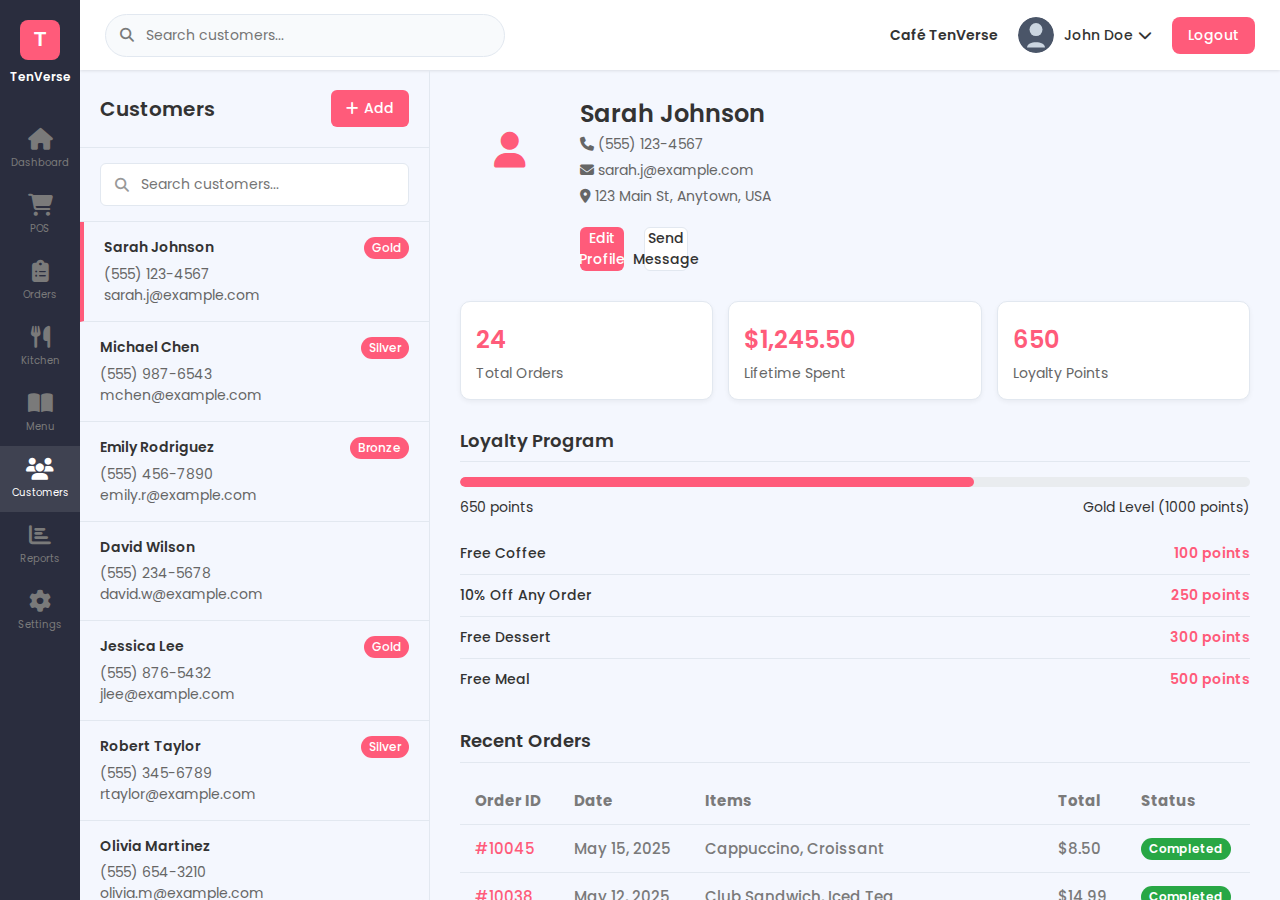
<file: customers.html>
<!DOCTYPE html>
<html lang="en">
<head>
    <meta charset="UTF-8">
    <meta name="viewport" content="width=device-width, initial-scale=1.0">
    <title>Customer Management - TenVerse POS</title>
    <link rel="stylesheet" href="css/styles.css">
    <link rel="stylesheet" href="css/responsive.css">
    <link rel="stylesheet" href="css/pos.css">
    <link rel="stylesheet" href="css/toast.css">
    <link rel="stylesheet" href="css/customers.css">
    <link rel="stylesheet" href="https://cdnjs.cloudflare.com/ajax/libs/font-awesome/6.4.0/css/all.min.css">
    <link href="https://fonts.googleapis.com/css2?family=Poppins:wght@300;400;500;600;700&display=swap" rel="stylesheet">
    <style>
        /* Customer Management Specific Styles */
        .customer-container {
            display: grid;
            grid-template-columns: 350px 1fr;
            height: calc(100vh - 70px);
            overflow: hidden;
            width: 100%;
        }
        
        .customer-list {
            border-right: 1px solid var(--border-color);
            overflow-y: auto;
            background-color: var(--bg-light);
        }
        
        .customer-list-header {
            padding: 20px;
            border-bottom: 1px solid var(--border-color);
            display: flex;
            justify-content: space-between;
            align-items: center;
        }
        
        .customer-list-header h2 {
            font-size: 20px;
            margin: 0;
        }
        
        .customer-search {
            padding: 15px 20px;
            border-bottom: 1px solid var(--border-color);
            position: relative;
        }
        
        .customer-search input {
            width: 100%;
            padding: 10px 15px 10px 40px;
            border: 1px solid var(--border-color);
            border-radius: 6px;
            font-size: 14px;
        }
        
        .customer-search i {
            position: absolute;
            left: 35px;
            top: 50%;
            transform: translateY(-50%);
            color: #999;
        }
        
        .customer-item {
            padding: 15px 20px;
            border-bottom: 1px solid var(--border-color);
            cursor: pointer;
            transition: background-color 0.2s ease;
        }
        
        .customer-item:hover {
            background-color: rgba(0, 0, 0, 0.03);
        }
        
        .customer-item.active {
            background-color: var(--primary-color-light);
            border-left: 4px solid var(--primary-color);
        }
        
        .customer-name {
            font-weight: 600;
            margin-bottom: 5px;
            display: flex;
            justify-content: space-between;
        }
        
        .customer-phone {
            color: #666;
            font-size: 14px;
        }
        
        .customer-email {
            color: #666;
            font-size: 14px;
        }
        
        .customer-loyalty {
            display: inline-block;
            padding: 2px 8px;
            border-radius: 20px;
            font-size: 12px;
            font-weight: 500;
            background-color: var(--primary-color);
            color: white;
        }
        
        .customer-details {
            padding: 30px;
            overflow-y: auto;
            height: 100%;
            width: 100%;
            box-sizing: border-box;
        }
        
        .customer-profile {
            display: flex;
            align-items: flex-start;
            margin-bottom: 30px;
        }
        
        .customer-avatar {
            width: 100px;
            height: 100px;
            border-radius: 50%;
            background-color: var(--primary-color-light);
            display: flex;
            align-items: center;
            justify-content: center;
            margin-right: 20px;
            font-size: 36px;
            color: var(--primary-color);
        }
        
        .customer-info {
            flex: 1;
        }
        
        .customer-info h2 {
            margin: 0 0 5px 0;
            font-size: 24px;
        }
        
        .customer-contact {
            margin-bottom: 20px;
        }
        
        .customer-contact p {
            margin: 5px 0;
            color: #666;
        }
        
        .customer-stats {
            display: grid;
            grid-template-columns: repeat(3, 1fr);
            gap: 15px;
            margin-bottom: 30px;
        }
        
        .stat-card {
            background-color: white;
            border-radius: 10px;
            padding: 15px;
            box-shadow: 0 2px 5px rgba(0, 0, 0, 0.05);
            border: 1px solid var(--border-color);
        }
        
        .stat-value {
            font-size: 24px;
            font-weight: 600;
            color: var(--primary-color);
            margin: 5px 0;
        }
        
        .stat-label {
            color: #666;
            font-size: 14px;
        }
        
        .section-title {
            font-size: 18px;
            margin: 0 0 15px 0;
            padding-bottom: 10px;
            border-bottom: 1px solid var(--border-color);
        }
        
        .order-history {
            margin-bottom: 30px;
        }
        
        .order-table {
            width: 100%;
            border-collapse: collapse;
        }
        
        .order-table th {
            text-align: left;
            padding: 12px 15px;
            background-color: var(--bg-light);
            border-bottom: 1px solid var(--border-color);
        }
        
        .order-table td {
            padding: 12px 15px;
            border-bottom: 1px solid var(--border-color);
        }
        
        .order-id {
            font-weight: 500;
            color: var(--primary-color);
        }
        
        .order-status {
            display: inline-block;
            padding: 2px 8px;
            border-radius: 20px;
            font-size: 12px;
            font-weight: 500;
        }
        
        .order-status.completed {
            background-color: #28a745;
            color: white;
        }
        
        .order-status.paid {
            background-color: #17a2b8;
            color: white;
        }
        
        .order-status.placed {
            background-color: #ffc107;
            color: #212529;
        }
        
        .loyalty-section {
            margin-bottom: 30px;
        }
        
        .loyalty-progress {
            height: 10px;
            background-color: #e9ecef;
            border-radius: 5px;
            margin-bottom: 10px;
            overflow: hidden;
        }
        
        .loyalty-bar {
            height: 100%;
            background-color: var(--primary-color);
            border-radius: 5px;
            width: 65%; /* Example progress */
        }
        
        .loyalty-details {
            display: flex;
            justify-content: space-between;
            font-size: 14px;
        }
        
        .loyalty-rewards {
            margin-top: 15px;
        }
        
        .reward-item {
            display: flex;
            justify-content: space-between;
            padding: 10px 0;
            border-bottom: 1px solid var(--border-color);
        }
        
        .reward-item:last-child {
            border-bottom: none;
        }
        
        .reward-name {
            font-weight: 500;
        }
        
        .reward-points {
            color: var(--primary-color);
            font-weight: 600;
        }
        
        .notes-section {
            margin-bottom: 30px;
        }
        
        .notes-content {
            background-color: white;
            border: 1px solid var(--border-color);
            border-radius: 8px;
            padding: 15px;
            min-height: 100px;
        }
        
        .action-buttons {
            display: flex;
            gap: 10px;
        }
        
        .action-btn {
            padding: 10px 15px;
            border-radius: 6px;
            font-weight: 500;
            cursor: pointer;
            transition: all 0.2s ease;
        }
        
        .primary-btn {
            background-color: var(--primary-color);
            color: white;
            border: none;
        }
        
        .primary-btn:hover {
            background-color: var(--primary-dark);
        }
        
        .secondary-btn {
            background-color: white;
            color: #333;
            border: 1px solid var(--border-color);
        }
        
        .secondary-btn:hover {
            background-color: var(--bg-light);
        }
        
        .empty-state {
            display: flex;
            flex-direction: column;
            align-items: center;
            justify-content: center;
            height: 100%;
            color: #999;
            text-align: center;
            padding: 20px;
        }
        
        .empty-state i {
            font-size: 48px;
            margin-bottom: 15px;
            color: #ddd;
        }
        
        .empty-state h3 {
            margin: 0 0 10px 0;
            font-size: 18px;
            color: #666;
        }
        
        .empty-state p {
            margin: 0;
            font-size: 14px;
        }
        
        .add-customer-btn {
            background-color: var(--primary-color);
            color: white;
            border: none;
            padding: 8px 15px;
            border-radius: 6px;
            cursor: pointer;
            font-weight: 500;
            display: flex;
            align-items: center;
            gap: 5px;
        }
        
        .add-customer-btn:hover {
            background-color: var(--primary-dark);
        }
        
        /* Responsive adjustments */
        @media (max-width: 768px) {
            .customer-container {
                grid-template-columns: 1fr;
            }
            
            .customer-list {
                display: none;
            }
            
            .customer-list.active {
                display: block;
                position: fixed;
                top: 70px;
                left: 0;
                width: 100%;
                height: calc(100vh - 70px);
                z-index: 100;
            }
            
            .customer-stats {
                grid-template-columns: 1fr;
            }
        }
    </style>
</head>
<body>
    <div class="app-container">
        <!-- Sidebar -->
        <aside class="sidebar">
            <div class="logo">
                <img src="assets/logo.svg" alt="TenVerse POS">
                <span class="logo-text">TenVerse</span>
            </div>
            <nav class="sidebar-menu">
                <a href="index.html" class="menu-item">
                    <i class="fas fa-home"></i>
                    <span>Dashboard</span>
                </a>
                <a href="pos.html" class="menu-item">
                    <i class="fas fa-shopping-cart"></i>
                    <span>POS</span>
                </a>
                <a href="orders.html" class="menu-item">
                    <i class="fas fa-clipboard-list"></i>
                    <span>Orders</span>
                </a>
                <a href="kds.html" class="menu-item">
                    <i class="fas fa-utensils"></i>
                    <span>Kitchen</span>
                </a>
                <a href="menu-dashboard.html" class="menu-item">
                    <i class="fas fa-book-open"></i>
                    <span>Menu</span>
                </a>
                <a href="customers.html" class="menu-item active">
                    <i class="fas fa-users"></i>
                    <span>Customers</span>
                </a>
                <a href="#" class="menu-item">
                    <i class="fas fa-chart-bar"></i>
                    <span>Reports</span>
                </a>
                <a href="#" class="menu-item">
                    <i class="fas fa-cog"></i>
                    <span>Settings</span>
                </a>
            </nav>
        </aside>

        <!-- Main Content -->
        <main class="main-content">
            <!-- Header -->
            <header class="header">
                <div class="search-container">
                    <i class="fas fa-search"></i>
                    <input type="text" placeholder="Search customers...">
                </div>
                <div class="user-actions">
                    <span class="store-name">Café TenVerse</span>
                    <div class="user-profile">
                        <img src="assets/avatar.svg" alt="User Avatar">
                        <div class="user-dropdown">
                            <span class="username">John Doe</span>
                            <i class="fas fa-chevron-down"></i>
                        </div>
                    </div>
                    <button class="logout-btn">Logout</button>
                </div>
            </header>

            <!-- Customer Management Content -->
            <div class="customer-container">
                <!-- Customer List -->
                <div class="customer-list">
                    <div class="customer-list-header">
                        <h2>Customers</h2>
                        <button class="add-customer-btn">
                            <i class="fas fa-plus"></i> Add
                        </button>
                    </div>
                    <div class="customer-search">
                        <i class="fas fa-search"></i>
                        <input type="text" placeholder="Search customers...">
                    </div>
                    <div class="customer-items">
                        <!-- Sample customer items -->
                        <div class="customer-item active">
                            <div class="customer-name">
                                <span>Sarah Johnson</span>
                                <span class="customer-loyalty">Gold</span>
                            </div>
                            <div class="customer-phone">(555) 123-4567</div>
                            <div class="customer-email">sarah.j@example.com</div>
                        </div>
                        <div class="customer-item">
                            <div class="customer-name">
                                <span>Michael Chen</span>
                                <span class="customer-loyalty">Silver</span>
                            </div>
                            <div class="customer-phone">(555) 987-6543</div>
                            <div class="customer-email">mchen@example.com</div>
                        </div>
                        <div class="customer-item">
                            <div class="customer-name">
                                <span>Emily Rodriguez</span>
                                <span class="customer-loyalty">Bronze</span>
                            </div>
                            <div class="customer-phone">(555) 456-7890</div>
                            <div class="customer-email">emily.r@example.com</div>
                        </div>
                        <div class="customer-item">
                            <div class="customer-name">
                                <span>David Wilson</span>
                            </div>
                            <div class="customer-phone">(555) 234-5678</div>
                            <div class="customer-email">david.w@example.com</div>
                        </div>
                        <div class="customer-item">
                            <div class="customer-name">
                                <span>Jessica Lee</span>
                                <span class="customer-loyalty">Gold</span>
                            </div>
                            <div class="customer-phone">(555) 876-5432</div>
                            <div class="customer-email">jlee@example.com</div>
                        </div>
                        <div class="customer-item">
                            <div class="customer-name">
                                <span>Robert Taylor</span>
                                <span class="customer-loyalty">Silver</span>
                            </div>
                            <div class="customer-phone">(555) 345-6789</div>
                            <div class="customer-email">rtaylor@example.com</div>
                        </div>
                        <div class="customer-item">
                            <div class="customer-name">
                                <span>Olivia Martinez</span>
                            </div>
                            <div class="customer-phone">(555) 654-3210</div>
                            <div class="customer-email">olivia.m@example.com</div>
                        </div>
                    </div>
                </div>

                <!-- Customer Details -->
                <div class="customer-details">
                    <div class="customer-profile">
                        <div class="customer-avatar">
                            <i class="fas fa-user"></i>
                        </div>
                        <div class="customer-info">
                            <h2>Sarah Johnson</h2>
                            <div class="customer-contact">
                                <p><i class="fas fa-phone"></i> (555) 123-4567</p>
                                <p><i class="fas fa-envelope"></i> sarah.j@example.com</p>
                                <p><i class="fas fa-map-marker-alt"></i> 123 Main St, Anytown, USA</p>
                            </div>
                            <div class="action-buttons">
                                <button class="action-btn primary-btn">Edit Profile</button>
                                <button class="action-btn secondary-btn">Send Message</button>
                            </div>
                        </div>
                    </div>

                    <div class="customer-stats">
                        <div class="stat-card">
                            <div class="stat-value">24</div>
                            <div class="stat-label">Total Orders</div>
                        </div>
                        <div class="stat-card">
                            <div class="stat-value">$1,245.50</div>
                            <div class="stat-label">Lifetime Spent</div>
                        </div>
                        <div class="stat-card">
                            <div class="stat-value">650</div>
                            <div class="stat-label">Loyalty Points</div>
                        </div>
                    </div>

                    <div class="loyalty-section">
                        <h3 class="section-title">Loyalty Program</h3>
                        <div class="loyalty-progress">
                            <div class="loyalty-bar"></div>
                        </div>
                        <div class="loyalty-details">
                            <span>650 points</span>
                            <span>Gold Level (1000 points)</span>
                        </div>
                        <div class="loyalty-rewards">
                            <div class="reward-item">
                                <span class="reward-name">Free Coffee</span>
                                <span class="reward-points">100 points</span>
                            </div>
                            <div class="reward-item">
                                <span class="reward-name">10% Off Any Order</span>
                                <span class="reward-points">250 points</span>
                            </div>
                            <div class="reward-item">
                                <span class="reward-name">Free Dessert</span>
                                <span class="reward-points">300 points</span>
                            </div>
                            <div class="reward-item">
                                <span class="reward-name">Free Meal</span>
                                <span class="reward-points">500 points</span>
                            </div>
                        </div>
                    </div>

                    <div class="order-history">
                        <h3 class="section-title">Recent Orders</h3>
                        <table class="order-table">
                            <thead>
                                <tr>
                                    <th>Order ID</th>
                                    <th>Date</th>
                                    <th>Items</th>
                                    <th>Total</th>
                                    <th>Status</th>
                                </tr>
                            </thead>
                            <tbody>
                                <tr>
                                    <td class="order-id">#10045</td>
                                    <td>May 15, 2025</td>
                                    <td>Cappuccino, Croissant</td>
                                    <td>$8.50</td>
                                    <td><span class="order-status completed">Completed</span></td>
                                </tr>
                                <tr>
                                    <td class="order-id">#10038</td>
                                    <td>May 12, 2025</td>
                                    <td>Club Sandwich, Iced Tea</td>
                                    <td>$14.99</td>
                                    <td><span class="order-status completed">Completed</span></td>
                                </tr>
                                <tr>
                                    <td class="order-id">#10027</td>
                                    <td>May 8, 2025</td>
                                    <td>Pasta Primavera, Garlic Bread, Tiramisu</td>
                                    <td>$26.75</td>
                                    <td><span class="order-status completed">Completed</span></td>
                                </tr>
                                <tr>
                                    <td class="order-id">#10019</td>
                                    <td>May 3, 2025</td>
                                    <td>Chicken Caesar Salad, Sparkling Water</td>
                                    <td>$15.25</td>
                                    <td><span class="order-status completed">Completed</span></td>
                                </tr>
                            </tbody>
                        </table>
                    </div>

                    <div class="notes-section">
                        <h3 class="section-title">Customer Notes</h3>
                        <div class="notes-content">
                            <p>Prefers soy milk in coffee drinks. Allergic to nuts. Usually visits during lunch hours on weekdays. Frequent weekend brunch customer.</p>
                        </div>
                    </div>
                </div>
            </div>
        </main>
    </div>

    <!-- Add/Edit Customer Modal -->
    <div class="modal" id="customerModal">
        <div class="modal-content">
            <div class="modal-header">
                <h2 id="customerModalTitle">Add Customer</h2>
                <button class="close-modal">&times;</button>
            </div>
            <div class="modal-body">
                <form id="customerForm">
                    <div class="form-group">
                        <label for="customerName">Full Name <span class="required">*</span></label>
                        <input type="text" id="customerName" name="customerName" required>
                    </div>
                    <div class="form-row">
                        <div class="form-group">
                            <label for="customerPhone">Phone Number</label>
                            <input type="tel" id="customerPhone" name="customerPhone">
                        </div>
                        <div class="form-group">
                            <label for="customerEmail">Email</label>
                            <input type="email" id="customerEmail" name="customerEmail">
                        </div>
                    </div>
                    <div class="form-group">
                        <label for="customerAddress">Address</label>
                        <textarea id="customerAddress" name="customerAddress" rows="2"></textarea>
                    </div>
                    <div class="form-group">
                        <label for="customerNotes">Notes</label>
                        <textarea id="customerNotes" name="customerNotes" rows="3"></textarea>
                    </div>
                    <div class="form-actions">
                        <button type="submit" class="btn-primary">Save Customer</button>
                        <button type="button" class="btn-secondary" id="cancelCustomerBtn">Cancel</button>
                    </div>
                </form>
            </div>
        </div>
    </div>

    <script src="js/app.js"></script>
    <script>
        // Basic functionality for the customers page
        document.addEventListener('DOMContentLoaded', function() {
            // Customer item click handling
            const customerItems = document.querySelectorAll('.customer-item');
            customerItems.forEach(item => {
                item.addEventListener('click', function() {
                    // Remove active class from all items
                    customerItems.forEach(i => i.classList.remove('active'));
                    // Add active class to clicked item
                    this.classList.add('active');
                    
                    // In a real app, this would load the customer details
                    // For now, we'll just show a toast message
                    showToast('Customer details loaded');
                });
            });
            
            // Add Customer button
            const addCustomerBtn = document.querySelector('.add-customer-btn');
            if (addCustomerBtn) {
                addCustomerBtn.addEventListener('click', function() {
                    // In a real app, this would open the customer modal
                    showToast('Add customer functionality would open here');
                });
            }
            
            // Simple toast notification function
            function showToast(message) {
                // Create toast element if it doesn't exist
                let toast = document.querySelector('.toast');
                
                if (!toast) {
                    toast = document.createElement('div');
                    toast.className = 'toast';
                    document.body.appendChild(toast);
                    
                    // Add styles if not already added
                    if (!document.querySelector('style#toast-styles')) {
                        const style = document.createElement('style');
                        style.id = 'toast-styles';
                        style.textContent = `
                            .toast {
                                position: fixed;
                                bottom: 20px;
                                left: 50%;
                                transform: translateX(-50%);
                                background-color: rgba(0, 0, 0, 0.8);
                                color: white;
                                padding: 10px 20px;
                                border-radius: 5px;
                                z-index: 9999;
                                transition: opacity 0.3s;
                                opacity: 0;
                            }
                            .toast.show {
                                opacity: 1;
                            }
                        `;
                        document.head.appendChild(style);
                    }
                }
                
                // Set message and show toast
                toast.textContent = message;
                toast.classList.add('show');
                
                // Hide toast after 3 seconds
                setTimeout(() => {
                    toast.classList.remove('show');
                }, 3000);
            }
        });
    </script>
</body>
</html>
</file>
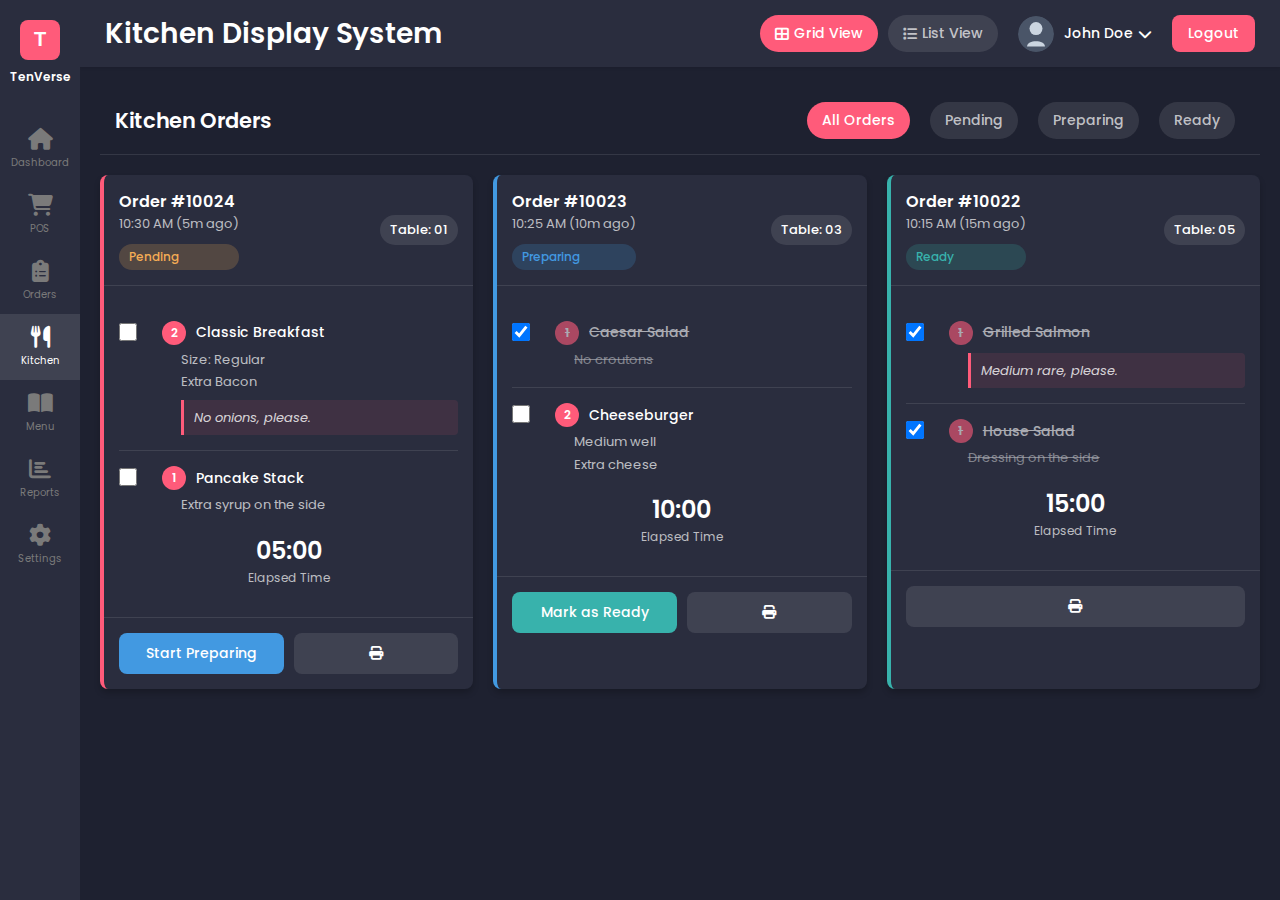
<file: kds.html>
<!DOCTYPE html>
<html lang="en">
<head>
    <meta charset="UTF-8">
    <meta name="viewport" content="width=device-width, initial-scale=1.0">
    <title>Kitchen Display System - TenVerse POS</title>
    <link rel="stylesheet" href="css/styles.css">
    <link rel="stylesheet" href="css/responsive.css">
    <link rel="stylesheet" href="css/kds.css">
    <link rel="stylesheet" href="css/toast.css">
    <link rel="stylesheet" href="https://cdnjs.cloudflare.com/ajax/libs/font-awesome/6.4.0/css/all.min.css">
    <link href="https://fonts.googleapis.com/css2?family=Poppins:wght@300;400;500;600;700&display=swap" rel="stylesheet">
    <style>
        /* Direct overrides for KDS page */
        body {
            background-color: #1E2130;
            color: #fff;
        }
        .app-container {
            grid-template-columns: 80px 1fr !important;
        }
        .header {
            background-color: #2A2D3E;
            color: #fff;
        }
        .kds-container {
            padding: 20px;
            height: calc(100vh - 70px);
            overflow-y: auto;
        }
        .kds-header {
            display: flex;
            justify-content: space-between;
            align-items: center;
            margin-bottom: 20px;
        }
        .kds-filters {
            display: flex;
            gap: 10px;
        }
        .filter-btn {
            padding: 8px 15px;
            background-color: rgba(255, 255, 255, 0.1);
            border-radius: 20px;
            font-weight: 500;
            color: rgba(255, 255, 255, 0.7);
            transition: all 0.3s;
        }
        .filter-btn.active, .filter-btn:hover {
            background-color: var(--primary-color);
            color: var(--white);
        }
        .kds-grid {
            display: grid;
            grid-template-columns: repeat(auto-fill, minmax(350px, 1fr));
            gap: 20px;
        }
        .kds-card {
            background-color: #2A2D3E;
            border-radius: var(--radius-md);
            box-shadow: 0 4px 6px rgba(0, 0, 0, 0.2);
            overflow: hidden;
            transition: all 0.3s;
            border-left: 4px solid var(--primary-color);
        }
        .kds-card.preparing {
            border-left-color: #4299E1;
        }
        .kds-card.ready {
            border-left-color: var(--success-color);
        }
        .kds-header {
            padding: 15px;
            border-bottom: 1px solid rgba(255, 255, 255, 0.1);
            display: flex;
            justify-content: space-between;
            align-items: center;
        }
        .kds-order-info {
            display: flex;
            flex-direction: column;
        }
        .kds-order-number {
            font-weight: 600;
            font-size: 16px;
            color: #fff;
        }
        .kds-order-time {
            color: rgba(255, 255, 255, 0.7);
            font-size: 13px;
        }
        .kds-table {
            background-color: rgba(255, 255, 255, 0.1);
            padding: 5px 10px;
            border-radius: 20px;
            font-size: 13px;
            font-weight: 500;
        }
        .kds-status {
            padding: 4px 10px;
            border-radius: 20px;
            font-size: 12px;
            font-weight: 500;
            margin-top: 10px;
            display: inline-block;
        }
        .status-pending {
            background-color: rgba(246, 173, 85, 0.2);
            color: var(--warning-color);
        }
        .status-preparing {
            background-color: rgba(66, 153, 225, 0.2);
            color: #4299E1;
        }
        .status-ready {
            background-color: rgba(56, 178, 172, 0.2);
            color: var(--success-color);
        }
        .kds-body {
            padding: 15px;
        }
        .kds-items {
            margin-bottom: 15px;
        }
        .kds-item {
            display: flex;
            align-items: flex-start;
            margin-bottom: 15px;
            padding-bottom: 15px;
            border-bottom: 1px solid rgba(255, 255, 255, 0.1);
        }
        .kds-item:last-child {
            margin-bottom: 0;
            padding-bottom: 0;
            border-bottom: none;
        }
        .item-check {
            margin-right: 10px;
            margin-top: 2px;
        }
        .item-check input {
            width: 18px;
            height: 18px;
            cursor: pointer;
        }
        .item-details {
            flex: 1;
        }
        .item-name {
            display: flex;
            align-items: center;
            font-weight: 500;
            margin-bottom: 5px;
        }
        .item-quantity {
            background-color: var(--primary-color);
            color: white;
            width: 24px;
            height: 24px;
            border-radius: 50%;
            display: flex;
            align-items: center;
            justify-content: center;
            font-size: 12px;
            margin-right: 10px;
            font-weight: 600;
        }
        .item-options {
            font-size: 13px;
            color: rgba(255, 255, 255, 0.7);
            margin-left: 34px;
        }
        .item-option {
            margin-bottom: 3px;
        }
        .item-special {
            background-color: rgba(255, 91, 122, 0.1);
            border-left: 3px solid var(--primary-color);
            padding: 8px 10px;
            margin-top: 8px;
            margin-left: 34px;
            font-style: italic;
            color: rgba(255, 255, 255, 0.8);
            font-size: 13px;
            border-radius: 0 4px 4px 0;
        }
        .kds-actions {
            padding: 15px;
            display: flex;
            gap: 10px;
            border-top: 1px solid rgba(255, 255, 255, 0.1);
        }
        .kds-timer {
            margin-bottom: 15px;
            text-align: center;
        }
        .timer-value {
            font-size: 24px;
            font-weight: 600;
            color: #fff;
        }
        .timer-label {
            font-size: 12px;
            color: rgba(255, 255, 255, 0.7);
        }
        .kds-btn {
            flex: 1;
            padding: 10px;
            border-radius: var(--radius-md);
            font-weight: 500;
            text-align: center;
            transition: all 0.3s;
        }
        .start-btn {
            background-color: #4299E1;
            color: var(--white);
        }
        .start-btn:hover {
            background-color: #3182CE;
        }
        .ready-btn {
            background-color: var(--success-color);
            color: var(--white);
        }
        .ready-btn:hover {
            background-color: #2C9A94;
        }
        .print-btn {
            background-color: rgba(255, 255, 255, 0.1);
            color: #fff;
        }
        .print-btn:hover {
            background-color: rgba(255, 255, 255, 0.2);
        }
        .checked-item .item-name,
        .checked-item .item-options {
            text-decoration: line-through;
            opacity: 0.6;
        }
        /* KDS View Toggle */
        .view-toggle {
            display: flex;
            gap: 10px;
        }
        .view-btn {
            padding: 8px 15px;
            background-color: rgba(255, 255, 255, 0.1);
            border-radius: 20px;
            font-weight: 500;
            color: rgba(255, 255, 255, 0.7);
            transition: all 0.3s;
            display: flex;
            align-items: center;
            gap: 5px;
        }
        .view-btn.active, .view-btn:hover {
            background-color: var(--primary-color);
            color: var(--white);
        }
        /* KDS List View */
        .kds-list {
            display: none;
        }
        .kds-list.active {
            display: block;
        }
        .kds-list-header {
            display: grid;
            grid-template-columns: 100px 100px 1fr 150px 150px;
            gap: 15px;
            padding: 10px 15px;
            background-color: #2A2D3E;
            border-radius: var(--radius-md) var(--radius-md) 0 0;
            font-weight: 500;
        }
        .kds-list-body {
            margin-top: 10px;
        }
        .kds-list-item {
            display: grid;
            grid-template-columns: 100px 100px 1fr 150px 150px;
            gap: 15px;
            padding: 15px;
            background-color: #2A2D3E;
            border-radius: var(--radius-md);
            margin-bottom: 10px;
            align-items: center;
        }
        .kds-list-order {
            font-weight: 600;
        }
        .kds-list-items {
            font-size: 13px;
        }
        .kds-list-item-count {
            background-color: var(--primary-color);
            color: white;
            width: 20px;
            height: 20px;
            border-radius: 50%;
            display: inline-flex;
            align-items: center;
            justify-content: center;
            font-size: 11px;
            margin-right: 5px;
        }
        .kds-list-actions {
            display: flex;
            gap: 5px;
        }
        .kds-list-btn {
            padding: 5px 10px;
            border-radius: var(--radius-sm);
            font-size: 12px;
            font-weight: 500;
            transition: all 0.3s;
        }
        /* KDS Grid */
        .kds-grid {
            display: grid;
            grid-template-columns: repeat(auto-fill, minmax(350px, 1fr));
            gap: 20px;
        }
        .kds-grid.active {
            display: grid;
        }
        .kds-grid:not(.active) {
            display: none;
        }
    </style>
</head>
<body>
    <div class="app-container">
        <!-- Sidebar -->
        <aside class="sidebar">
            <div class="logo">
                <img src="assets/logo.svg" alt="TenVerse POS">
                <span class="logo-text">TenVerse</span>
            </div>
            <nav class="sidebar-menu">
                <a href="index.html" class="menu-item">
                    <i class="fas fa-home"></i>
                    <span>Dashboard</span>
                </a>
                <a href="pos.html" class="menu-item">
                    <i class="fas fa-shopping-cart"></i>
                    <span>POS</span>
                </a>
                <a href="orders.html" class="menu-item">
                    <i class="fas fa-clipboard-list"></i>
                    <span>Orders</span>
                </a>
                <a href="kds.html" class="menu-item active">
                    <i class="fas fa-utensils"></i>
                    <span>Kitchen</span>
                </a>
                <a href="menu-dashboard.html" class="menu-item">
                    <i class="fas fa-book-open"></i>
                    <span>Menu</span>
                </a>
                <a href="#" class="menu-item">
                    <i class="fas fa-chart-bar"></i>
                    <span>Reports</span>
                </a>
                <a href="#" class="menu-item">
                    <i class="fas fa-cog"></i>
                    <span>Settings</span>
                </a>
            </nav>
        </aside>

        <!-- Main Content -->
        <main class="main-content">
            <!-- Header -->
            <header class="header">
                <h1>Kitchen Display System</h1>
                <div class="user-actions">
                    <div class="view-toggle">
                        <button class="view-btn active" data-view="grid">
                            <i class="fas fa-th-large"></i>
                            <span>Grid View</span>
                        </button>
                        <button class="view-btn" data-view="list">
                            <i class="fas fa-list"></i>
                            <span>List View</span>
                        </button>
                    </div>
                    <div class="user-profile">
                        <img src="assets/avatar.svg" alt="User Avatar">
                        <div class="user-dropdown">
                            <span class="username">John Doe</span>
                            <i class="fas fa-chevron-down"></i>
                        </div>
                    </div>
                    <button class="logout-btn">Logout</button>
                </div>
            </header>

            <!-- KDS Container -->
            <div class="kds-container">
                <div class="kds-header">
                    <h2>Kitchen Orders</h2>
                    <div class="kds-filters">
                        <button class="filter-btn active" data-filter="all">All Orders</button>
                        <button class="filter-btn" data-filter="pending">Pending</button>
                        <button class="filter-btn" data-filter="preparing">Preparing</button>
                        <button class="filter-btn" data-filter="ready">Ready</button>
                    </div>
                </div>
                
                <!-- Grid View -->
                <div class="kds-grid active" id="kdsGrid">
                    <!-- Orders will be populated dynamically -->
                    <!-- Example order card -->
                    <div class="kds-card" data-order-id="10024" data-status="pending">
                        <div class="kds-header">
                            <div class="kds-order-info">
                                <div class="kds-order-number">Order #10024</div>
                                <div class="kds-order-time">10:30 AM (5m ago)</div>
                                <div class="kds-status status-pending">Pending</div>
                            </div>
                            <div class="kds-table">Table: 01</div>
                        </div>
                        <div class="kds-body">
                            <div class="kds-items">
                                <div class="kds-item">
                                    <div class="item-check">
                                        <input type="checkbox" id="item-10024-1">
                                    </div>
                                    <div class="item-details">
                                        <label for="item-10024-1" class="item-name">
                                            <span class="item-quantity">2</span>
                                            <span>Classic Breakfast</span>
                                        </label>
                                        <div class="item-options">
                                            <div class="item-option">Size: Regular</div>
                                            <div class="item-option">Extra: Bacon</div>
                                        </div>
                                        <div class="item-special">No onions, please.</div>
                                    </div>
                                </div>
                                <div class="kds-item">
                                    <div class="item-check">
                                        <input type="checkbox" id="item-10024-2">
                                    </div>
                                    <div class="item-details">
                                        <label for="item-10024-2" class="item-name">
                                            <span class="item-quantity">1</span>
                                            <span>Pancake Stack</span>
                                        </label>
                                        <div class="item-options">
                                            <div class="item-option">Extra syrup on the side</div>
                                        </div>
                                    </div>
                                </div>
                            </div>
                            <div class="kds-timer">
                                <div class="timer-value">05:00</div>
                                <div class="timer-label">Elapsed Time</div>
                            </div>
                        </div>
                        <div class="kds-actions">
                            <button class="kds-btn start-btn" data-order-id="10024">Start Preparing</button>
                            <button class="kds-btn print-btn" data-order-id="10024"><i class="fas fa-print"></i></button>
                        </div>
                    </div>
                    
                    <!-- Example preparing order -->
                    <div class="kds-card preparing" data-order-id="10023" data-status="preparing">
                        <div class="kds-header">
                            <div class="kds-order-info">
                                <div class="kds-order-number">Order #10023</div>
                                <div class="kds-order-time">10:25 AM (10m ago)</div>
                                <div class="kds-status status-preparing">Preparing</div>
                            </div>
                            <div class="kds-table">Table: 03</div>
                        </div>
                        <div class="kds-body">
                            <div class="kds-items">
                                <div class="kds-item checked-item">
                                    <div class="item-check">
                                        <input type="checkbox" id="item-10023-1" checked>
                                    </div>
                                    <div class="item-details">
                                        <label for="item-10023-1" class="item-name">
                                            <span class="item-quantity">1</span>
                                            <span>Caesar Salad</span>
                                        </label>
                                        <div class="item-options">
                                            <div class="item-option">No croutons</div>
                                        </div>
                                    </div>
                                </div>
                                <div class="kds-item">
                                    <div class="item-check">
                                        <input type="checkbox" id="item-10023-2">
                                    </div>
                                    <div class="item-details">
                                        <label for="item-10023-2" class="item-name">
                                            <span class="item-quantity">2</span>
                                            <span>Cheeseburger</span>
                                        </label>
                                        <div class="item-options">
                                            <div class="item-option">Medium well</div>
                                            <div class="item-option">Extra cheese</div>
                                        </div>
                                    </div>
                                </div>
                            </div>
                            <div class="kds-timer">
                                <div class="timer-value">10:00</div>
                                <div class="timer-label">Elapsed Time</div>
                            </div>
                        </div>
                        <div class="kds-actions">
                            <button class="kds-btn ready-btn" data-order-id="10023">Mark as Ready</button>
                            <button class="kds-btn print-btn" data-order-id="10023"><i class="fas fa-print"></i></button>
                        </div>
                    </div>
                    
                    <!-- More order cards will be generated by JavaScript -->
                </div>
                
                <!-- List View -->
                <div class="kds-list" id="kdsList">
                    <div class="kds-list-header">
                        <div>Order #</div>
                        <div>Table</div>
                        <div>Items</div>
                        <div>Time</div>
                        <div>Actions</div>
                    </div>
                    <div class="kds-list-body">
                        <!-- List items will be populated dynamically -->
                        <div class="kds-list-item" data-order-id="10024" data-status="pending">
                            <div class="kds-list-order">Order #10024</div>
                            <div class="kds-list-table">Table 01</div>
                            <div class="kds-list-items">
                                <span class="kds-list-item-count">2</span>Classic Breakfast, 
                                <span class="kds-list-item-count">1</span>Pancake Stack
                            </div>
                            <div class="kds-list-time">10:30 AM (5m ago)</div>
                            <div class="kds-list-actions">
                                <button class="kds-list-btn start-btn" data-order-id="10024">Start</button>
                                <button class="kds-list-btn print-btn" data-order-id="10024"><i class="fas fa-print"></i></button>
                            </div>
                        </div>
                        <div class="kds-list-item" data-order-id="10023" data-status="preparing">
                            <div class="kds-list-order">Order #10023</div>
                            <div class="kds-list-table">Table 03</div>
                            <div class="kds-list-items">
                                <span class="kds-list-item-count">1</span>Caesar Salad, 
                                <span class="kds-list-item-count">2</span>Cheeseburger
                            </div>
                            <div class="kds-list-time">10:25 AM (10m ago)</div>
                            <div class="kds-list-actions">
                                <button class="kds-list-btn ready-btn" data-order-id="10023">Ready</button>
                                <button class="kds-list-btn print-btn" data-order-id="10023"><i class="fas fa-print"></i></button>
                            </div>
                        </div>
                        <!-- More list items will be generated by JavaScript -->
                    </div>
                </div>
            </div>
        </main>
    </div>

    <script src="js/app.js"></script>
    <script src="js/kds.js"></script>
</body>
</html>
</file>
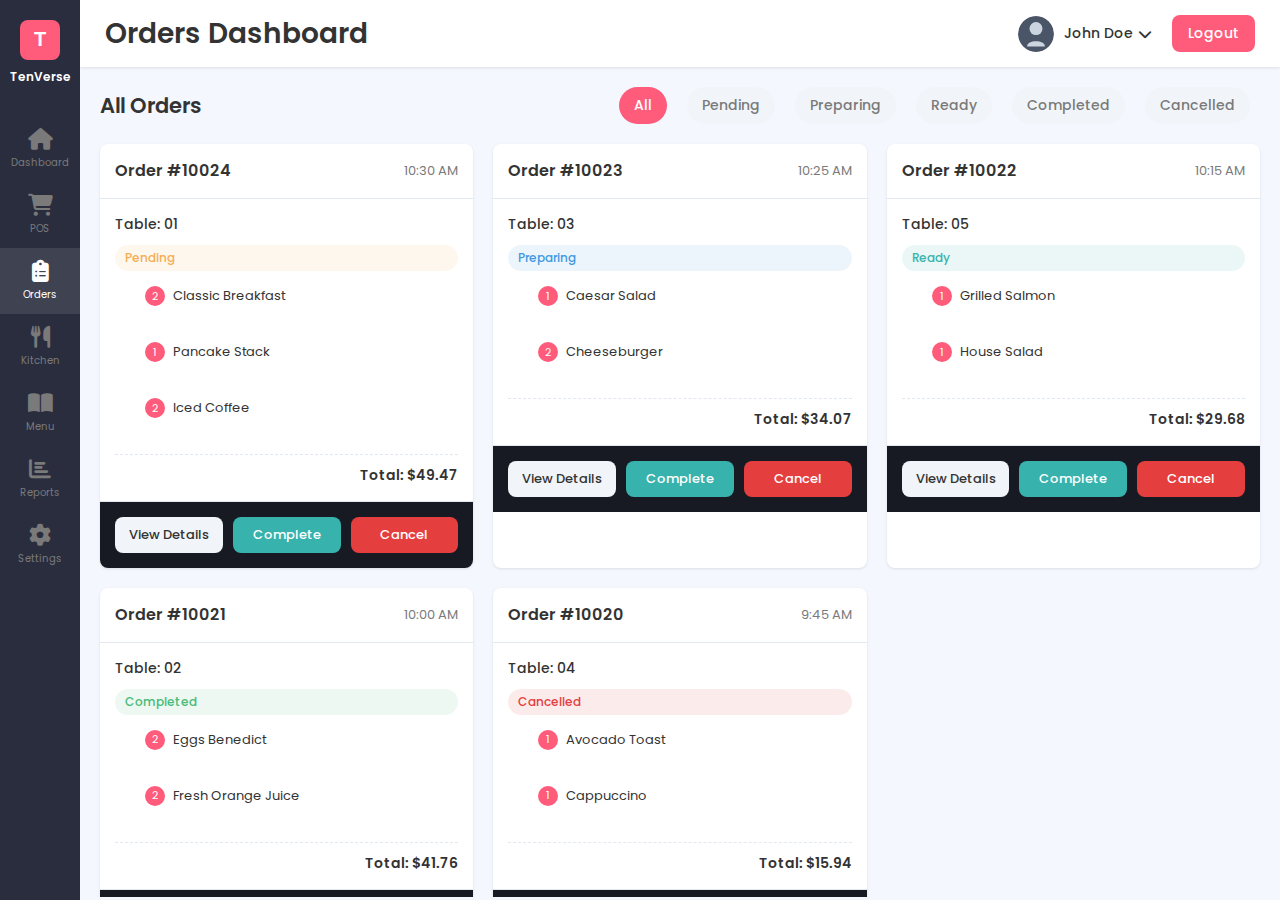
<file: orders.html>
<!DOCTYPE html>
<html lang="en">
<head>
    <meta charset="UTF-8">
    <meta name="viewport" content="width=device-width, initial-scale=1.0">
    <title>Orders Dashboard - TenVerse POS</title>
    <link rel="stylesheet" href="css/styles.css">
    <link rel="stylesheet" href="css/responsive.css">
    <link rel="stylesheet" href="css/orders.css">
    <link rel="stylesheet" href="css/toast.css">
    <link rel="stylesheet" href="https://cdnjs.cloudflare.com/ajax/libs/font-awesome/6.4.0/css/all.min.css">
    <link href="https://fonts.googleapis.com/css2?family=Poppins:wght@300;400;500;600;700&display=swap" rel="stylesheet">
    <style>
        /* Direct overrides for orders page */
        .app-container {
            grid-template-columns: 80px 1fr !important;
        }
        .orders-container {
            padding: 20px;
            height: calc(100vh - 70px);
            overflow-y: auto;
        }
        .orders-header {
            display: flex;
            justify-content: space-between;
            align-items: center;
            margin-bottom: 20px;
        }
        .orders-filters {
            display: flex;
            gap: 10px;
        }
        .filter-btn {
            padding: 8px 15px;
            background-color: #F1F5F9;
            border-radius: 20px;
            font-weight: 500;
            color: var(--text-light);
            transition: all 0.3s;
        }
        .filter-btn.active, .filter-btn:hover {
            background-color: var(--primary-color);
            color: var(--white);
        }
        .orders-grid {
            display: grid;
            grid-template-columns: repeat(auto-fill, minmax(300px, 1fr));
            gap: 20px;
        }
        .order-card {
            background-color: var(--white);
            border-radius: var(--radius-md);
            box-shadow: var(--shadow-sm);
            overflow: hidden;
            transition: all 0.3s;
        }
        .order-card:hover {
            transform: translateY(-5px);
            box-shadow: var(--shadow-md);
        }
        .order-header {
            padding: 15px;
            border-bottom: 1px solid var(--border-color);
            display: flex;
            justify-content: space-between;
            align-items: center;
        }
        .order-number {
            font-weight: 600;
            font-size: 16px;
        }
        .order-time {
            color: var(--text-light);
            font-size: 13px;
        }
        .order-status {
            padding: 4px 10px;
            border-radius: 20px;
            font-size: 12px;
            font-weight: 500;
        }
        .status-pending {
            background-color: rgba(246, 173, 85, 0.1);
            color: var(--warning-color);
        }
        .status-preparing {
            background-color: rgba(66, 153, 225, 0.1);
            color: #4299E1;
        }
        .status-ready {
            background-color: rgba(56, 178, 172, 0.1);
            color: var(--success-color);
        }
        .status-completed {
            background-color: rgba(72, 187, 120, 0.1);
            color: #48BB78;
        }
        .status-cancelled {
            background-color: rgba(229, 62, 62, 0.1);
            color: var(--danger-color);
        }
        .order-info {
            padding: 15px;
        }
        .order-table {
            margin-bottom: 10px;
            font-weight: 500;
        }
        .order-items {
            margin-bottom: 15px;
        }
        .order-item {
            display: flex;
            justify-content: space-between;
            margin-bottom: 5px;
            font-size: 13px;
        }
        .item-name {
            display: flex;
            align-items: center;
        }
        .item-quantity {
            background-color: var(--primary-color);
            color: white;
            width: 20px;
            height: 20px;
            border-radius: 50%;
            display: flex;
            align-items: center;
            justify-content: center;
            font-size: 11px;
            margin-right: 8px;
        }
        .order-total {
            font-weight: 600;
            text-align: right;
            border-top: 1px dashed var(--border-color);
            padding-top: 10px;
        }
        .order-actions {
            padding: 15px;
            display: flex;
            gap: 10px;
            border-top: 1px solid var(--border-color);
        }
        .order-btn {
            flex: 1;
            padding: 8px;
            border-radius: var(--radius-md);
            font-weight: 500;
            font-size: 13px;
            text-align: center;
            transition: all 0.3s;
        }
        .view-btn {
            background-color: #F1F5F9;
            color: var(--text-color);
        }
        .view-btn:hover {
            background-color: #E2E8F0;
        }
        .complete-btn {
            background-color: var(--success-color);
            color: var(--white);
        }
        .complete-btn:hover {
            background-color: #2C9A94;
        }
        .cancel-btn {
            background-color: var(--danger-color);
            color: var(--white);
        }
        .cancel-btn:hover {
            background-color: #C53030;
        }
        /* Order details modal */
        .order-details-modal .modal-content {
            width: 500px;
            max-width: 95%;
        }
        .modal-order-items {
            max-height: 300px;
            overflow-y: auto;
        }
        .modal-order-item {
            display: flex;
            justify-content: space-between;
            padding: 10px 0;
            border-bottom: 1px solid var(--border-color);
        }
        .modal-item-details {
            flex: 1;
        }
        .modal-item-name {
            font-weight: 500;
            margin-bottom: 2px;
        }
        .modal-item-options {
            font-size: 12px;
            color: var(--text-light);
        }
        .modal-item-price {
            text-align: right;
            font-weight: 500;
        }
        .modal-order-notes {
            background-color: #F8FAFC;
            padding: 10px;
            border-radius: var(--radius-md);
            margin: 15px 0;
            font-style: italic;
            color: var(--text-light);
        }
    </style>
</head>
<body>
    <div class="app-container">
        <!-- Sidebar -->
        <aside class="sidebar">
            <div class="logo">
                <img src="assets/logo.svg" alt="TenVerse POS">
                <span class="logo-text">TenVerse</span>
            </div>
            <nav class="sidebar-menu">
                <a href="index.html" class="menu-item">
                    <i class="fas fa-home"></i>
                    <span>Dashboard</span>
                </a>
                <a href="pos.html" class="menu-item">
                    <i class="fas fa-shopping-cart"></i>
                    <span>POS</span>
                </a>
                <a href="orders.html" class="menu-item active">
                    <i class="fas fa-clipboard-list"></i>
                    <span>Orders</span>
                </a>
                <a href="kds.html" class="menu-item">
                    <i class="fas fa-utensils"></i>
                    <span>Kitchen</span>
                </a>
                <a href="menu-dashboard.html" class="menu-item">
                    <i class="fas fa-book-open"></i>
                    <span>Menu</span>
                </a>
                <a href="#" class="menu-item">
                    <i class="fas fa-chart-bar"></i>
                    <span>Reports</span>
                </a>
                <a href="#" class="menu-item">
                    <i class="fas fa-cog"></i>
                    <span>Settings</span>
                </a>
            </nav>
        </aside>

        <!-- Main Content -->
        <main class="main-content">
            <!-- Header -->
            <header class="header">
                <h1>Orders Dashboard</h1>
                <div class="user-actions">
                    <div class="user-profile">
                        <img src="assets/avatar.svg" alt="User Avatar">
                        <div class="user-dropdown">
                            <span class="username">John Doe</span>
                            <i class="fas fa-chevron-down"></i>
                        </div>
                    </div>
                    <button class="logout-btn">Logout</button>
                </div>
            </header>

            <!-- Orders Container -->
            <div class="orders-container">
                <div class="orders-header">
                    <h2>All Orders</h2>
                    <div class="orders-filters">
                        <button class="filter-btn active" data-filter="all">All</button>
                        <button class="filter-btn" data-filter="pending">Pending</button>
                        <button class="filter-btn" data-filter="preparing">Preparing</button>
                        <button class="filter-btn" data-filter="ready">Ready</button>
                        <button class="filter-btn" data-filter="completed">Completed</button>
                        <button class="filter-btn" data-filter="cancelled">Cancelled</button>
                    </div>
                </div>
                
                <div class="orders-grid" id="ordersGrid">
                    <!-- Orders will be populated dynamically -->
                    <!-- Example order card -->
                    <div class="order-card" data-order-id="10024" data-status="pending">
                        <div class="order-header">
                            <div class="order-number">Order #10024</div>
                            <div class="order-time">10:30 AM</div>
                        </div>
                        <div class="order-info">
                            <div class="order-table">Table: 01</div>
                            <div class="order-status status-pending">Pending</div>
                            <div class="order-items">
                                <div class="order-item">
                                    <div class="item-name">
                                        <span class="item-quantity">2</span>
                                        <span>Classic Breakfast</span>
                                    </div>
                                    <div class="item-price">$25.98</div>
                                </div>
                                <div class="order-item">
                                    <div class="item-name">
                                        <span class="item-quantity">1</span>
                                        <span>Pancake Stack</span>
                                    </div>
                                    <div class="item-price">$9.99</div>
                                </div>
                                <div class="order-item">
                                    <div class="item-name">
                                        <span class="item-quantity">2</span>
                                        <span>Iced Coffee</span>
                                    </div>
                                    <div class="item-price">$9.00</div>
                                </div>
                            </div>
                            <div class="order-total">Total: $44.97</div>
                        </div>
                        <div class="order-actions">
                            <button class="order-btn view-btn" data-order-id="10024">View Details</button>
                            <button class="order-btn complete-btn" data-order-id="10024">Complete</button>
                            <button class="order-btn cancel-btn" data-order-id="10024">Cancel</button>
                        </div>
                    </div>
                    
                    <!-- More order cards will be generated by JavaScript -->
                </div>
            </div>
        </main>
    </div>

    <!-- Order Details Modal -->
    <div class="modal order-details-modal" id="orderDetailsModal">
        <div class="modal-content">
            <div class="modal-header">
                <h2>Order Details</h2>
                <button class="close-modal">&times;</button>
            </div>
            <div class="modal-body">
                <div class="modal-order-header">
                    <div class="modal-order-number" id="modalOrderNumber">Order #10024</div>
                    <div class="modal-order-time" id="modalOrderTime">10:30 AM - Today</div>
                    <div class="modal-order-table" id="modalOrderTable">Table: 01</div>
                    <div class="modal-order-status status-pending" id="modalOrderStatus">Pending</div>
                </div>
                
                <div class="modal-order-items" id="modalOrderItems">
                    <!-- Order items will be populated dynamically -->
                    <div class="modal-order-item">
                        <div class="modal-item-details">
                            <div class="modal-item-name">2x Classic Breakfast</div>
                            <div class="modal-item-options">Size: Regular, Extra Bacon</div>
                        </div>
                        <div class="modal-item-price">$25.98</div>
                    </div>
                    <div class="modal-order-item">
                        <div class="modal-item-details">
                            <div class="modal-item-name">1x Pancake Stack</div>
                            <div class="modal-item-options"></div>
                        </div>
                        <div class="modal-item-price">$9.99</div>
                    </div>
                    <div class="modal-order-item">
                        <div class="modal-item-details">
                            <div class="modal-item-name">2x Iced Coffee</div>
                            <div class="modal-item-options"></div>
                        </div>
                        <div class="modal-item-price">$9.00</div>
                    </div>
                </div>
                
                <div class="modal-order-notes" id="modalOrderNotes">
                    Please serve the coffee first. Thanks!
                </div>
                
                <div class="modal-order-totals">
                    <div class="total-row">
                        <span>Subtotal</span>
                        <span id="modalSubtotal">$40.88</span>
                    </div>
                    <div class="total-row">
                        <span>Tax (10%)</span>
                        <span id="modalTax">$4.09</span>
                    </div>
                    <div class="total-row grand-total">
                        <span>Total</span>
                        <span id="modalTotal">$44.97</span>
                    </div>
                </div>
            </div>
            <div class="modal-footer">
                <button class="cancel-btn" id="closeModalBtn">Close</button>
                <button class="confirm-btn" id="updateStatusBtn">Update Status</button>
            </div>
        </div>
    </div>

    <script src="js/app.js"></script>
    <script src="js/orders.js"></script>
</body>
</html>
</file>
<file: css/styles.css>
/* Global Styles */
:root {
    --primary-color: #FF5B7A;
    --secondary-color: #2A2D3E;
    --background-color: #F4F7FE;
    --text-color: #333333;
    --text-light: #7A7A7A;
    --white: #FFFFFF;
    --border-color: #E2E8F0;
    --success-color: #38B2AC;
    --warning-color: #F6AD55;
    --danger-color: #E53E3E;
    --shadow-sm: 0 1px 3px rgba(0, 0, 0, 0.1);
    --shadow-md: 0 4px 6px rgba(0, 0, 0, 0.1);
    --shadow-lg: 0 10px 15px rgba(0, 0, 0, 0.1);
    --radius-sm: 4px;
    --radius-md: 8px;
    --radius-lg: 12px;
}

* {
    margin: 0;
    padding: 0;
    box-sizing: border-box;
}

body {
    font-family: 'Poppins', sans-serif;
    background-color: var(--background-color);
    color: var(--text-color);
    font-size: 14px;
    line-height: 1.5;
}

h1, h2, h3, h4, h5, h6 {
    font-weight: 600;
    line-height: 1.2;
}

button {
    cursor: pointer;
    border: none;
    outline: none;
    background: none;
    font-family: inherit;
}

input, button, textarea, select {
    font: inherit;
}

a {
    text-decoration: none;
    color: inherit;
}

img {
    max-width: 100%;
}

/* Layout */
.app-container {
    display: grid;
    grid-template-columns: 80px 1fr 350px;
    height: 100vh;
    overflow: hidden;
}

/* POS System Override - This is critical */
.pos-system .app-container {
    display: grid;
    grid-template-columns: 80px 1fr;
    height: 100vh;
    overflow: hidden;
}

/* Sidebar */
.sidebar {
    background-color: var(--secondary-color);
    color: var(--white);
    padding: 20px 0;
    display: flex;
    flex-direction: column;
    align-items: center;
    position: relative;
    overflow-y: auto;
    height: 100vh;
}

.logo {
    display: flex;
    flex-direction: column;
    align-items: center;
    margin-bottom: 30px;
}

.logo img {
    width: 40px;
    height: 40px;
}

.logo-text {
    font-size: 12px;
    font-weight: 600;
    margin-top: 8px;
}

.sidebar-menu {
    display: flex;
    flex-direction: column;
    width: 100%;
}

.menu-item {
    display: flex;
    flex-direction: column;
    align-items: center;
    padding: 12px 0;
    color: var(--text-light);
    transition: all 0.3s;
}

.menu-item i {
    font-size: 22px;
    margin-bottom: 5px;
}

.menu-item span {
    font-size: 10px;
    text-align: center;
}

.menu-item.active, .menu-item:hover {
    color: var(--white);
    background-color: rgba(255, 255, 255, 0.1);
}

/* Header */
.header {
    display: flex;
    justify-content: space-between;
    align-items: center;
    padding: 15px 25px;
    background-color: var(--white);
    box-shadow: var(--shadow-sm);
}

.search-container {
    position: relative;
    width: 400px;
}

.search-container input {
    width: 100%;
    padding: 10px 15px 10px 40px;
    border: 1px solid var(--border-color);
    border-radius: 50px;
    outline: none;
    transition: all 0.3s;
    background-color: #F8FAFC;
}

.search-container input:focus {
    border-color: var(--primary-color);
    background-color: var(--white);
}

.search-container i {
    position: absolute;
    left: 15px;
    top: 50%;
    transform: translateY(-50%);
    color: var(--text-light);
}

.user-actions {
    display: flex;
    align-items: center;
    gap: 20px;
}

.store-name {
    font-weight: 600;
    color: var(--text-color);
}

.user-profile {
    display: flex;
    align-items: center;
    gap: 10px;
    cursor: pointer;
}

.user-profile img {
    width: 36px;
    height: 36px;
    border-radius: 50%;
    object-fit: cover;
}

.user-dropdown {
    display: flex;
    align-items: center;
    gap: 5px;
}

.username {
    font-weight: 500;
}

.logout-btn {
    background-color: var(--primary-color);
    color: var(--white);
    padding: 8px 16px;
    border-radius: var(--radius-md);
    font-weight: 500;
    transition: all 0.3s;
}

.logout-btn:hover {
    background-color: #e55070;
}

/* Main Content */
.main-content {
    flex: 1;
    overflow-y: auto;
    width: 100%;
}

.pos-container {
    padding: 20px;
    overflow-y: auto;
    flex: 1;
}

/* Category Filters */
.category-filters {
    display: flex;
    align-items: center;
    margin-bottom: 20px;
    background-color: var(--white);
    padding: 10px 15px;
    border-radius: var(--radius-md);
    box-shadow: var(--shadow-sm);
}

.filter-btn {
    padding: 8px 16px;
    margin-right: 10px;
    border-radius: var(--radius-sm);
    font-weight: 500;
    transition: all 0.3s;
    color: var(--text-light);
}

.filter-btn.active, .filter-btn:hover {
    background-color: var(--primary-color);
    color: var(--white);
}

.view-toggle {
    margin-left: auto;
    display: flex;
    gap: 8px;
}

.toggle-btn {
    width: 32px;
    height: 32px;
    border-radius: var(--radius-sm);
    display: flex;
    align-items: center;
    justify-content: center;
    color: var(--text-light);
}

.toggle-btn.active, .toggle-btn:hover {
    background-color: #F1F5F9;
    color: var(--primary-color);
}

/* Products Grid */
.products-grid {
    display: grid;
    grid-template-columns: repeat(auto-fill, minmax(180px, 1fr));
    gap: 20px;
}

.product-card {
    background-color: var(--white);
    border-radius: var(--radius-md);
    overflow: hidden;
    box-shadow: var(--shadow-sm);
    transition: all 0.3s;
    cursor: pointer;
}

.product-card:hover {
    transform: translateY(-5px);
    box-shadow: var(--shadow-md);
}

.product-image {
    height: 140px;
    overflow: hidden;
}

.product-image img {
    width: 100%;
    height: 100%;
    object-fit: cover;
}

.product-info {
    padding: 15px;
}

.product-info h3 {
    font-size: 16px;
    margin-bottom: 5px;
    color: var(--text-color);
}

.price {
    font-weight: 600;
    color: var(--primary-color);
}

/* Order Section */
.order-section {
    background-color: #1E2130;
    color: var(--white);
    display: flex;
    flex-direction: column;
    height: 100vh;
    overflow: hidden;
}

.order-header {
    padding: 20px;
    border-bottom: 1px solid rgba(255, 255, 255, 0.1);
}

.order-header h2 {
    margin-bottom: 5px;
}

.order-date {
    font-size: 12px;
    color: rgba(255, 255, 255, 0.7);
}

.order-search {
    padding: 15px;
    position: relative;
}

.order-search input {
    width: 100%;
    padding: 10px 15px 10px 40px;
    border: 1px solid rgba(255, 255, 255, 0.2);
    border-radius: var(--radius-md);
    background-color: rgba(255, 255, 255, 0.1);
    color: var(--white);
    outline: none;
    transition: all 0.3s;
}

.order-search input::placeholder {
    color: rgba(255, 255, 255, 0.5);
}

.order-search i {
    position: absolute;
    left: 25px;
    top: 50%;
    transform: translateY(-50%);
    color: rgba(255, 255, 255, 0.7);
}

.order-items {
    flex: 1;
    overflow-y: auto;
    padding: 0 15px;
}

.order-item {
    display: flex;
    align-items: center;
    justify-content: space-between;
    padding: 15px 0;
    border-bottom: 1px solid rgba(255, 255, 255, 0.1);
}

.item-details {
    flex: 1;
}

.item-details h3 {
    font-size: 14px;
    margin-bottom: 3px;
}

.item-price {
    font-size: 12px;
    color: rgba(255, 255, 255, 0.7);
}

.item-quantity {
    display: flex;
    align-items: center;
    margin: 0 15px;
}

.quantity-btn {
    width: 24px;
    height: 24px;
    border-radius: 50%;
    background-color: rgba(255, 255, 255, 0.1);
    color: var(--white);
    display: flex;
    align-items: center;
    justify-content: center;
    transition: all 0.3s;
}

.quantity-btn:hover {
    background-color: var(--primary-color);
}

.quantity {
    margin: 0 8px;
    min-width: 18px;
    text-align: center;
}

.item-total {
    font-weight: 600;
    margin-right: 10px;
}

.remove-item {
    color: rgba(255, 255, 255, 0.7);
    transition: all 0.3s;
}

.remove-item:hover {
    color: var(--danger-color);
}

.order-summary {
    padding: 15px;
    background-color: rgba(0, 0, 0, 0.2);
}

.summary-row {
    display: flex;
    justify-content: space-between;
    margin-bottom: 10px;
    font-size: 14px;
}

.summary-row.total {
    font-weight: 600;
    font-size: 16px;
    margin-top: 15px;
    color: var(--primary-color);
}

.order-actions {
    display: flex;
    align-items: center;
    padding: 15px;
    background-color: #171923;
}

.action-btn {
    width: 44px;
    height: 44px;
    border-radius: var(--radius-md);
    background-color: rgba(255, 255, 255, 0.1);
    color: var(--white);
    display: flex;
    align-items: center;
    justify-content: center;
    margin-right: 10px;
    transition: all 0.3s;
}

.action-btn:hover {
    background-color: rgba(255, 255, 255, 0.2);
}

.pay-btn {
    flex: 1;
    padding: 12px;
    background-color: var(--primary-color);
    color: var(--white);
    border-radius: var(--radius-md);
    font-weight: 500;
    display: flex;
    align-items: center;
    justify-content: center;
    gap: 10px;
    transition: all 0.3s;
}

.pay-btn:hover {
    background-color: #e55070;
}

/* Modal */
.modal {
    position: fixed;
    top: 0;
    left: 0;
    width: 100%;
    height: 100%;
    background-color: rgba(0, 0, 0, 0.5);
    display: none;
    align-items: center;
    justify-content: center;
    z-index: 1000;
}

.modal-content {
    background-color: var(--white);
    border-radius: var(--radius-lg);
    width: 400px;
    max-width: 90%;
    box-shadow: var(--shadow-lg);
    overflow: hidden;
}

.modal-header {
    padding: 15px 20px;
    display: flex;
    align-items: center;
    justify-content: space-between;
    border-bottom: 1px solid var(--border-color);
}

.close-modal {
    font-size: 24px;
    line-height: 1;
    color: var(--text-light);
}

.modal-body {
    padding: 20px;
}

.payment-details {
    display: flex;
    flex-direction: column;
    gap: 20px;
}

.detail-row {
    display: flex;
    justify-content: space-between;
    align-items: center;
}

.amount {
    font-weight: 600;
    color: var(--text-color);
}

.payment-methods {
    display: flex;
    gap: 10px;
    margin-bottom: 15px;
}

.payment-method {
    flex: 1;
    padding: 10px;
    background-color: #F1F5F9;
    border-radius: var(--radius-md);
    text-align: center;
    font-weight: 500;
    transition: all 0.3s;
}

.payment-method.active, .payment-method:hover {
    background-color: var(--primary-color);
    color: var(--white);
}

.payment-input {
    margin-bottom: 15px;
}

.payment-input label {
    display: block;
    margin-bottom: 5px;
    color: var(--text-light);
}

.payment-input input {
    width: 100%;
    padding: 10px 15px;
    border: 1px solid var(--border-color);
    border-radius: var(--radius-md);
    outline: none;
    transition: all 0.3s;
}

.payment-input input:focus {
    border-color: var(--primary-color);
}

.change-amount {
    display: flex;
    justify-content: space-between;
    align-items: center;
    background-color: #F1F5F9;
    padding: 15px;
    border-radius: var(--radius-md);
}

.modal-footer {
    padding: 15px 20px;
    display: flex;
    align-items: center;
    justify-content: flex-end;
    gap: 10px;
    border-top: 1px solid var(--border-color);
}

.cancel-btn {
    padding: 10px 15px;
    border-radius: var(--radius-md);
    font-weight: 500;
    transition: all 0.3s;
    color: var(--text-light);
}

.cancel-btn:hover {
    background-color: #F1F5F9;
}

.confirm-btn {
    padding: 10px 15px;
    background-color: var(--primary-color);
    color: var(--white);
    border-radius: var(--radius-md);
    font-weight: 500;
    transition: all 0.3s;
}

.confirm-btn:hover {
    background-color: #e55070;
}
</file>
<file: css/responsive.css>
/* Responsive Styles */

/* Tablets and Small Laptops (1024px and below) */
@media screen and (max-width: 1024px) {
    .app-container {
        grid-template-columns: 70px 1fr 300px;
    }
    
    .search-container {
        width: 300px;
    }
    
    .products-grid {
        grid-template-columns: repeat(auto-fill, minmax(160px, 1fr));
        gap: 15px;
    }
    
    .product-image {
        height: 120px;
    }
}

/* Tablets (768px and below) */
@media screen and (max-width: 768px) {
    .app-container {
        grid-template-columns: 60px 1fr 280px;
    }
    
    .search-container {
        width: 250px;
    }
    
    .store-name {
        display: none;
    }
    
    .products-grid {
        grid-template-columns: repeat(auto-fill, minmax(140px, 1fr));
        gap: 12px;
    }
    
    .product-image {
        height: 110px;
    }
    
    .product-info {
        padding: 10px;
    }
    
    .product-info h3 {
        font-size: 14px;
    }
}

/* Mobile Landscape (576px and below) */
@media screen and (max-width: 576px) {
    .app-container {
        grid-template-columns: 1fr;
        grid-template-rows: 1fr auto;
        height: auto;
    }
    
    .sidebar {
        position: fixed;
        bottom: 0;
        left: 0;
        width: 100%;
        height: 60px;
        flex-direction: row;
        justify-content: space-around;
        padding: 0;
        z-index: 100;
    }
    
    .logo {
        display: none;
    }
    
    .sidebar-menu {
        flex-direction: row;
        justify-content: space-around;
        height: 100%;
    }
    
    .menu-item {
        padding: 5px 0;
        flex: 1;
    }
    
    .menu-item i {
        margin-bottom: 2px;
        font-size: 20px;
    }
    
    .menu-item span {
        font-size: 9px;
    }
    
    .main-content {
        height: calc(100vh - 60px);
        margin-bottom: 60px;
    }
    
    .header {
        padding: 10px 15px;
    }
    
    .search-container {
        width: 100%;
        max-width: 200px;
    }
    
    .search-container input {
        padding: 8px 15px 8px 35px;
    }
    
    .user-profile .username {
        display: none;
    }
    
    .user-dropdown i {
        display: none;
    }
    
    .logout-btn {
        padding: 6px 12px;
        font-size: 12px;
    }
    
    .category-filters {
        overflow-x: auto;
        padding: 8px 12px;
        margin-bottom: 15px;
    }
    
    .filter-btn {
        padding: 6px 12px;
        font-size: 12px;
        white-space: nowrap;
    }
    
    .products-grid {
        grid-template-columns: repeat(auto-fill, minmax(130px, 1fr));
        gap: 10px;
    }
    
    .product-image {
        height: 100px;
    }
    
    .order-section {
        position: fixed;
        top: 0;
        right: 0;
        width: 100%;
        height: 100vh;
        transform: translateX(100%);
        transition: transform 0.3s ease;
        z-index: 200;
    }
    
    .order-section.active {
        transform: translateX(0);
    }
    
    .mobile-cart-toggle {
        position: fixed;
        bottom: 70px;
        right: 15px;
        width: 50px;
        height: 50px;
        background-color: var(--primary-color);
        border-radius: 50%;
        display: flex;
        align-items: center;
        justify-content: center;
        color: var(--white);
        box-shadow: var(--shadow-md);
        z-index: 150;
    }
    
    .mobile-cart-toggle .cart-count {
        position: absolute;
        top: -5px;
        right: -5px;
        width: 20px;
        height: 20px;
        background-color: var(--danger-color);
        border-radius: 50%;
        display: flex;
        align-items: center;
        justify-content: center;
        font-size: 12px;
        font-weight: 600;
    }
    
    .mobile-cart-close {
        display: block;
        position: absolute;
        top: 15px;
        left: 15px;
        font-size: 20px;
        color: var(--white);
        z-index: 210;
    }
}

/* Mobile Portrait (400px and below) */
@media screen and (max-width: 400px) {
    .products-grid {
        grid-template-columns: repeat(auto-fill, minmax(110px, 1fr));
        gap: 8px;
    }
    
    .product-image {
        height: 90px;
    }
    
    .product-info {
        padding: 8px;
    }
    
    .product-info h3 {
        font-size: 12px;
        margin-bottom: 3px;
    }
    
    .search-container {
        max-width: 150px;
    }
    
    .header {
        padding: 8px 10px;
    }
    
    .user-profile img {
        width: 30px;
        height: 30px;
    }
    
    .modal-content {
        width: 300px;
    }
}

/* Add mobile cart toggle and close button for mobile view */
.mobile-cart-toggle, .mobile-cart-close {
    display: none;
}
</file>
<file: css/pos.css>
/* POS System Styles */

/* Layout Modifications for POS */
.pos-system .app-container {
    display: grid;
    grid-template-columns: 80px 1fr;
    height: 100vh;
    overflow: hidden;
}

.pos-system .main-content {
    display: flex;
    flex-direction: column;
    overflow: hidden;
    width: 100%;
}

.pos-system .table-info {
    font-weight: 600;
    color: var(--primary-color);
    margin-right: 15px;
}

/* Table Selection Area */
.table-selection-area {
    padding: 20px;
    height: calc(100vh - 70px);
    overflow-y: auto;
    width: 100%;
}

.section-header {
    display: flex;
    justify-content: space-between;
    align-items: center;
    margin-bottom: 20px;
}

.section-header h2 {
    font-size: 24px;
    color: var(--text-color);
}

.section-filters {
    display: flex;
    gap: 10px;
}

.section-btn {
    padding: 8px 15px;
    background-color: #F1F5F9;
    border-radius: 20px;
    font-weight: 500;
    color: var(--text-light);
    transition: all 0.3s;
}

.section-btn.active, .section-btn:hover {
    background-color: var(--primary-color);
    color: var(--white);
}

.tables-grid {
    display: grid;
    grid-template-columns: repeat(auto-fill, minmax(200px, 1fr));
    gap: 20px;
}

.table-card {
    background-color: var(--white);
    border-radius: var(--radius-md);
    box-shadow: var(--shadow-sm);
    padding: 20px;
    display: flex;
    flex-direction: column;
    transition: all 0.3s;
    position: relative;
    overflow: hidden;
}

.table-card:hover {
    transform: translateY(-5px);
    box-shadow: var(--shadow-md);
}

.table-number {
    font-size: 24px;
    font-weight: 600;
    margin-bottom: 15px;
}

.table-details {
    display: flex;
    flex-direction: column;
    gap: 10px;
    margin-bottom: 15px;
}

.seats {
    display: flex;
    align-items: center;
    gap: 5px;
    font-size: 14px;
    color: var(--text-light);
}

.status {
    display: inline-block;
    padding: 4px 10px;
    border-radius: 20px;
    font-size: 12px;
    font-weight: 500;
    text-align: center;
    width: fit-content;
}

.status.available {
    background-color: rgba(72, 187, 120, 0.1);
    color: var(--success-color);
}

.status.occupied {
    background-color: rgba(246, 173, 85, 0.1);
    color: var(--warning-color);
}

.status.reserved {
    background-color: rgba(66, 153, 225, 0.1);
    color: #4299E1;
}

.table-actions {
    display: flex;
    flex-direction: column;
    gap: 10px;
}

.table-action-btn {
    padding: 10px;
    background-color: var(--primary-color);
    color: var(--white);
    border: none;
    border-radius: var(--radius-md);
    font-weight: 500;
    cursor: pointer;
    transition: all 0.3s;
}

.table-action-btn:hover {
    background-color: var(--primary-dark);
}

.bill-payment-btn {
    padding: 10px;
    background-color: #F1F5F9;
    color: var(--text-color);
    border: none;
    border-radius: var(--radius-md);
    font-weight: 500;
    cursor: pointer;
    transition: all 0.3s;
    display: flex;
    align-items: center;
    justify-content: center;
    gap: 5px;
}

.bill-payment-btn:hover {
    background-color: #E2E8F0;
}

/* Hide bill payment button for available tables */
.table-card.available .bill-payment-btn {
    display: none;
}

/* POS Interface */
.pos-interface {
    height: calc(100vh - 70px);
    overflow: hidden;
    width: 100%;
}

.pos-layout {
    display: grid;
    grid-template-columns: 80px 1fr minmax(550px, 1fr);
    height: 100%;
    width: 100%;
}

/* Menu Categories */
.menu-categories {
    background-color: var(--white);
    display: flex;
    flex-direction: column;
    overflow-y: auto;
    border-right: 1px solid var(--border-color);
}

.category-item {
    display: flex;
    flex-direction: column;
    align-items: center;
    justify-content: center;
    padding: 15px 5px;
    text-align: center;
    transition: all 0.3s;
    border-left: 3px solid transparent;
}

.category-item i {
    font-size: 24px;
    margin-bottom: 5px;
    color: var(--text-light);
}

.category-item span {
    font-size: 12px;
    color: var(--text-light);
}

.category-item.active, .category-item:hover {
    background-color: #F8FAFC;
    border-left-color: var(--primary-color);
}

.category-item.active i, .category-item:hover i,
.category-item.active span, .category-item:hover span {
    color: var(--primary-color);
}

/* Menu Items Container */
.menu-items-container {
    padding: 20px;
    overflow-y: auto;
    background-color: #F8FAFC;
    display: flex;
    flex-direction: column;
    flex: 1;
    width: 100%;
}

.menu-search {
    position: relative;
    margin-bottom: 20px;
}

.menu-search input {
    width: 100%;
    padding: 12px 15px 12px 45px;
    border: 1px solid var(--border-color);
    border-radius: 25px;
    background-color: var(--white);
}

.menu-search i {
    position: absolute;
    left: 18px;
    top: 50%;
    transform: translateY(-50%);
    color: var(--text-light);
}

.menu-items-grid {
    display: grid;
    grid-template-columns: repeat(auto-fill, minmax(240px, 1fr));
    gap: 20px;
    width: 100%;
    flex: 1;
}

/* Menu Item Card */
.menu-item-card {
    background-color: var(--white);
    border-radius: var(--radius-md);
    box-shadow: var(--shadow-sm);
    overflow: hidden;
    transition: all 0.3s;
}

.menu-item-card:hover {
    transform: translateY(-5px);
    box-shadow: var(--shadow-md);
}

.item-image-container {
    position: relative;
    height: 150px;
}

.item-image {
    width: 100%;
    height: 100%;
    object-fit: cover;
}

.popularity-badge {
    position: absolute;
    top: 10px;
    right: 10px;
    background-color: rgba(255, 91, 122, 0.9);
    color: var(--white);
    padding: 4px 8px;
    border-radius: 20px;
    font-size: 12px;
    font-weight: 500;
    display: flex;
    align-items: center;
    gap: 3px;
}

.item-details {
    padding: 15px;
}

.item-name {
    font-size: 16px;
    font-weight: 600;
    margin-bottom: 5px;
    color: var(--text-color);
}

.item-description {
    font-size: 13px;
    color: var(--text-light);
    margin-bottom: 15px;
    height: 40px;
    overflow: hidden;
    display: -webkit-box;
    -webkit-line-clamp: 2;
    -webkit-box-orient: vertical;
}

.item-footer {
    display: flex;
    align-items: center;
    justify-content: space-between;
}

.item-price {
    font-weight: 600;
    color: var(--primary-color);
}

.item-stock {
    font-size: 12px;
    padding: 3px 8px;
    border-radius: 20px;
}

.item-stock.in-stock {
    background-color: rgba(56, 178, 172, 0.1);
    color: var(--success-color);
}

.item-stock.out-of-stock {
    background-color: rgba(229, 62, 62, 0.1);
    color: var(--danger-color);
}

.add-item-btn {
    padding: 6px 12px;
    background-color: var(--primary-color);
    color: var(--white);
    border-radius: var(--radius-sm);
    font-size: 13px;
    display: flex;
    align-items: center;
    gap: 5px;
    transition: all 0.3s;
}

.add-item-btn:hover {
    background-color: #e55070;
}

/* Order Summary */
.order-summary {
    min-width: 550px;
    width: 100%;
    background-color: var(--white);
    border-left: 1px solid var(--border-color);
    display: flex;
    flex-direction: column;
    height: 100vh;
    max-height: 100vh;
    overflow: hidden;
    box-shadow: -2px 0 15px rgba(0,0,0,0.08);
    box-sizing: border-box;
}

.order-header {
    padding: 10px 15px;
    border-bottom: 1px solid var(--border-color);
    flex-shrink: 0;
    background-color: var(--white);
    box-shadow: 0 1px 3px rgba(0,0,0,0.05);
    display: flex;
    justify-content: space-between;
    align-items: center;
    height: 55px;
    box-sizing: border-box;
    flex: 0 0 auto;
}

.order-header h2 {
    font-size: 20px;
    color: var(--text-color);
    font-weight: 600;
    margin: 0;
}

.order-table {
    font-size: 15px;
    color: var(--text-light);
    font-weight: 500;
}

.order-table span {
    font-weight: 600;
    color: var(--primary-color);
}

.order-items-container {
    padding: 10px 15px;
    flex: 1;
    overflow-y: auto;
    background-color: var(--white);
    max-height: none;
    min-height: 0;
    box-sizing: border-box;
}

.order-items-container::-webkit-scrollbar {
    width: 8px;
}

.order-items-container::-webkit-scrollbar-thumb {
    background-color: rgba(0, 0, 0, 0.2);
    border-radius: 4px;
}

.order-items-container::-webkit-scrollbar-track {
    background-color: rgba(0, 0, 0, 0.05);
    border-radius: 4px;
}

.empty-order-message {
    display: flex;
    flex-direction: column;
    align-items: center;
    justify-content: center;
    padding: 40px 20px;
    color: var(--text-light);
    text-align: center;
}

.empty-order-message i {
    font-size: 48px;
    margin-bottom: 15px;
    opacity: 0.4;
}

.empty-order-message p {
    font-size: 16px;
    margin-bottom: 5px;
}

.order-item {
    display: grid;
    grid-template-columns: auto 1fr auto auto;
    grid-gap: 12px;
    padding: 14px 16px;
    border-bottom: 1px solid var(--border-color);
    background-color: white;
    margin-bottom: 8px;
    border-radius: 8px;
    box-shadow: 0 1px 3px rgba(0,0,0,0.05);
    position: relative;
    transition: all 0.2s ease;
    box-sizing: border-box;
}

.order-item:hover {
    box-shadow: 0 4px 8px rgba(0,0,0,0.1);
    transform: translateY(-2px);
}

.order-item:last-child {
    margin-bottom: 5px;
}

.order-item-image {
    width: 60px;
    height: 60px;
    border-radius: var(--radius-md);
    object-fit: cover;
    box-shadow: 0 1px 3px rgba(0,0,0,0.1);
    grid-column: 1;
    grid-row: 1 / span 3;
    align-self: center;
}

.order-item-details {
    grid-column: 2;
    grid-row: 1 / span 3;
}

.order-item-name {
    font-size: 16px;
    font-weight: 600;
    color: var(--text-color);
    margin-bottom: 6px;
    display: flex;
    align-items: center;
    line-height: 1.3;
}

.order-item-price,
.order-item-modifiers,
.order-item-instructions {
    font-size: 13px;
    line-height: 1.4;
    margin-bottom: 4px;
}

.order-item-price {
    color: var(--primary-color);
    font-weight: 500;
}

.order-item-modifiers span {
    display: block;
    line-height: 1.4;
    color: var(--text-light);
    padding-left: 10px;
    position: relative;
}

.order-item-modifiers span:before {
    content: '•';
    position: absolute;
    left: 0;
    color: var(--primary-color);
}

.order-item-instructions {
    font-size: 13px;
    color: var(--text-light);
    font-style: italic;
    margin-top: 5px;
    background-color: #F8FAFC;
    padding: 8px 10px;
    border-radius: var(--radius-sm);
    line-height: 1.4;
    border-left: 3px solid var(--primary-color);
}

.item-quantity-control {
    display: flex;
    align-items: center;
    grid-column: 3;
    grid-row: 1;
}

.item-quantity-control .quantity-btn {
    width: 32px;
    height: 32px;
    border-radius: 50%;
    background-color: #F1F5F9;
    display: flex;
    align-items: center;
    justify-content: center;
    font-size: 16px;
    transition: all 0.2s;
}

.item-quantity-control .quantity-btn:hover {
    background-color: var(--primary-color);
    color: white;
}

.item-quantity-control .item-quantity {
    font-size: 16px;
    font-weight: 600;
    min-width: 30px;
    text-align: center;
    padding: 0 10px;
}

.item-subtotal {
    font-size: 16px;
    font-weight: 600;
    color: var(--text-color);
    min-width: 80px;
    text-align: right;
    grid-column: 4;
    grid-row: 1;
}

.remove-item-btn {
    color: var(--text-light);
    font-size: 18px;
    position: absolute;
    top: 10px;
    right: 10px;
    background: none;
    border: none;
    cursor: pointer;
    transition: all 0.2s;
    width: 30px;
    height: 30px;
    display: flex;
    align-items: center;
    justify-content: center;
    border-radius: 50%;
}

.remove-item-btn:hover {
    color: var(--danger-color);
    background-color: rgba(229, 62, 62, 0.1);
}

/* Order Totals section */
.order-totals {
    padding: 8px 12px;
    background-color: #F8FAFC;
    border-top: 1px solid var(--border-color);
    flex-shrink: 0;
    box-shadow: 0 -1px 3px rgba(0,0,0,0.05);
    box-sizing: border-box;
}

.total-row {
    display: flex;
    justify-content: space-between;
    font-size: 13px;
    margin-bottom: 6px;
    color: var(--text-color);
    padding: 3px 0;
}

.total-row:last-child {
    margin-bottom: 0;
}

.total-row span:first-child {
    color: var(--text-light);
}

.total-row span:last-child {
    font-weight: 600;
}

.total-row.grand-total {
    font-size: 16px;
    font-weight: 700;
    color: var(--primary-color);
    padding: 8px 10px;
    border-top: 1px solid var(--border-color);
    margin: 3px 0 0;
    background-color: white;
    border-radius: 6px;
    box-shadow: 0 1px 3px rgba(0,0,0,0.05);
}

.total-row.grand-total span:first-child {
    color: var(--text-color);
}

.total-row.grand-total span:last-child {
    font-weight: 700;
}

/* Order Actions */
.order-actions {
    padding: 8px 10px;
    border-top: 1px solid var(--border-color);
    background-color: var(--white);
    flex-shrink: 0;
    display: grid;
    grid-template-columns: repeat(4, 1fr);
    gap: 4px;
    box-sizing: border-box;
    min-height: 80px;
    max-height: 100px;
    flex: 0 0 auto;
}

.order-btn {
    padding: 6px 3px;
    font-size: 11px;
    border-radius: 6px;
    display: flex;
    flex-direction: column;
    align-items: center;
    justify-content: center;
    gap: 2px;
    transition: all 0.2s;
    min-height: 0;
    flex: 1;
}

.order-btn i {
    font-size: 16px;
}

.order-btn:not(.primary) {
    background-color: #F1F5F9;
    color: var(--text-color);
}

.order-btn:not(.primary):hover {
    background-color: #E2E8F0;
    transform: translateY(-2px);
}

.order-btn.primary {
    background-color: var(--primary-color);
    color: var(--white);
    font-size: 15px;
    font-weight: 500;
    grid-column: span 4;
    flex-direction: row;
    justify-content: center;
    padding: 15px;
}

.order-btn.primary:hover {
    background-color: #e55070;
    transform: translateY(-2px);
    box-shadow: 0 4px 10px rgba(255, 91, 122, 0.3);
}

/* Floating Cart Button (for mobile) */
.floating-cart-btn {
    position: fixed;
    bottom: 20px;
    right: 20px;
    width: 60px;
    height: 60px;
    border-radius: 50%;
    background-color: var(--primary-color);
    color: var(--white);
    display: none;
    align-items: center;
    justify-content: center;
    font-size: 24px;
    box-shadow: var(--shadow-md);
    z-index: 900;
}

.cart-item-count {
    position: absolute;
    top: -5px;
    right: -5px;
    background-color: var(--danger-color);
    color: var(--white);
    font-size: 12px;
    font-weight: 600;
    width: 22px;
    height: 22px;
    border-radius: 50%;
    display: flex;
    align-items: center;
    justify-content: center;
}

/* Modals */
/* Item Customization Modal */
.item-preview {
    padding: 0 20px;
}

.item-preview img {
    width: 120px;
    height: 120px;
    border-radius: var(--radius-md);
    object-fit: cover;
    margin-bottom: 15px;
}

.modal-item-price {
    font-weight: 600;
    color: var(--primary-color);
    font-size: 18px;
}

.quantity-selector {
    margin-bottom: 20px;
}

.quantity-selector label {
    display: block;
    margin-bottom: 8px;
    font-weight: 500;
}

.quantity-controls {
    display: flex;
    align-items: center;
    gap: 10px;
}

.qty-btn {
    width: 36px;
    height: 36px;
    border-radius: 50%;
    background-color: #F1F5F9;
    color: var(--text-color);
    display: flex;
    align-items: center;
    justify-content: center;
    font-size: 16px;
    font-weight: 600;
}

.qty-btn:hover {
    background-color: var(--primary-color);
    color: var(--white);
}

#itemQuantity {
    width: 60px;
    text-align: center;
    padding: 8px;
    border: 1px solid var(--border-color);
    border-radius: var(--radius-md);
}

.special-instructions {
    margin-bottom: 20px;
}

.special-instructions label {
    display: block;
    margin-bottom: 8px;
    font-weight: 500;
}

.special-instructions textarea {
    max-height: 80px;
    min-height: 60px;
}

.modal-item-subtotal {
    font-weight: 600;
    color: var(--primary-color);
    font-size: 18px;
}

/* Item Variants & Add-ons */
.item-variants, .item-addons {
    max-height: 250px;
    overflow-y: auto;
}

.variant-group, .addon-group {
    margin-bottom: 15px;
    border: 1px solid var(--border-color);
    border-radius: var(--radius-md);
    padding: 15px;
}

.group-title {
    font-weight: 600;
    margin-bottom: 10px;
}

.variant-option, .addon-option {
    display: flex;
    align-items: center;
    margin-bottom: 10px;
}

.variant-option label, .addon-option label {
    display: flex;
    align-items: center;
    flex: 1;
    cursor: pointer;
}

.variant-option input[type="radio"],
.addon-option input[type="checkbox"] {
    margin-right: 10px;
}

.option-price {
    color: var(--primary-color);
    font-weight: 500;
    font-size: 14px;
}

/* Payment Modal */
.payment-modal {
    width: 600px;
    max-width: 95%;
}

.payment-summary {
    margin-bottom: 20px;
}

.payment-summary h3 {
    margin-bottom: 15px;
    font-size: 18px;
}

.payment-summary-items {
    max-height: 200px;
    overflow-y: auto;
    margin-bottom: 15px;
}

.payment-item {
    display: flex;
    justify-content: space-between;
    margin-bottom: 8px;
    padding-bottom: 8px;
    border-bottom: 1px solid var(--border-color);
}

.payment-item-details {
    flex: 1;
}

.payment-item-name {
    font-weight: 500;
}

.payment-item-quantity {
    color: var(--text-light);
    font-size: 13px;
}

.payment-totals {
    background-color: #F8FAFC;
    padding: 15px;
    border-radius: var(--radius-md);
}

.payment-total-row {
    display: flex;
    justify-content: space-between;
    margin-bottom: 8px;
}

.payment-total-row.grand-total {
    font-weight: 600;
    font-size: 18px;
    padding-top: 8px;
    margin-top: 8px;
    border-top: 1px dashed var(--border-color);
}

.payment-methods {
    margin-bottom: 20px;
}

.payment-methods h3 {
    margin-bottom: 15px;
    font-size: 18px;
}

.payment-method-options {
    display: flex;
    gap: 10px;
}

.payment-method-btn {
    flex: 1;
    padding: 10px 8px;
    background-color: #F1F5F9;
    border-radius: var(--radius-md);
    display: flex;
    flex-direction: column;
    align-items: center;
    justify-content: center;
    gap: 5px;
    transition: all 0.3s;
    font-size: 13px;
}

.payment-method-btn i {
    font-size: 20px;
    color: var(--text-light);
}

.payment-method-btn span {
    font-weight: 500;
}

.payment-method-btn.active, .payment-method-btn:hover {
    background-color: var(--primary-color);
    color: var(--white);
}

.payment-method-btn.active i, .payment-method-btn:hover i {
    color: var(--white);
}

.payment-details {
    display: none;
    padding: 15px;
    background-color: #F8FAFC;
    border-radius: var(--radius-md);
    margin-bottom: 20px;
}

.payment-details.active {
    display: block;
}

.amount-received {
    margin-bottom: 15px;
}

.amount-received label {
    display: block;
    margin-bottom: 8px;
    font-weight: 500;
}

.amount-received-input {
    position: relative;
}

.currency-symbol {
    position: absolute;
    left: 10px;
    top: 50%;
    transform: translateY(-50%);
}

#amountReceived {
    width: 100%;
    padding: 10px 10px 10px 25px;
    border: 1px solid var(--border-color);
    border-radius: var(--radius-md);
}

.change-due {
    display: flex;
    justify-content: space-between;
    font-weight: 600;
    font-size: 18px;
}

.payment-message {
    text-align: center;
    padding: 10px 0;
}

.qr-code-container {
    display: flex;
    justify-content: center;
    margin-bottom: 15px;
}

.qr-code-container img {
    width: 150px;
    height: 150px;
}

/* Order Success Modal */
.success-modal {
    text-align: center;
    max-width: 400px;
    padding: 20px;
}

.success-icon {
    font-size: 60px;
    color: var(--success-color);
    margin-bottom: 20px;
}

.success-details {
    margin-bottom: 20px;
}

.order-number {
    font-size: 24px;
    font-weight: 600;
    margin-bottom: 10px;
}

.order-table-number, .order-amount {
    font-size: 18px;
    color: var(--text-color);
    margin-bottom: 5px;
}

.success-actions {
    display: flex;
    justify-content: center;
    gap: 15px;
}

.success-action-btn {
    padding: 10px 20px;
    background-color: var(--primary-color);
    color: var(--white);
    border-radius: var(--radius-md);
    display: flex;
    align-items: center;
    gap: 8px;
    transition: all 0.3s;
}

.success-action-btn:hover {
    background-color: #e55070;
}

.success-modal .close-modal {
    position: absolute;
    top: 10px;
    right: 10px;
    background: none;
    border: none;
    font-size: 24px;
    cursor: pointer;
    color: #999;
    z-index: 1001;
    opacity: 0.8;
    transition: opacity 0.3s ease;
}

.success-modal .close-modal:hover {
    color: var(--danger-color);
    opacity: 1;
}

/* Responsive Styles */
@media screen and (max-width: 1024px) {
    .pos-layout {
        grid-template-columns: 80px minmax(0, 1fr) 300px;
    }
    
    .tables-grid {
        grid-template-columns: repeat(auto-fill, minmax(180px, 1fr));
    }
    
    .menu-items-grid {
        grid-template-columns: repeat(auto-fill, minmax(200px, 1fr));
    }
}

@media screen and (max-width: 768px) {
    .pos-layout {
        grid-template-columns: 70px minmax(0, 1fr) 250px;
    }
    
    .category-item {
        padding: 12px 5px;
    }
    
    .category-item i {
        font-size: 20px;
    }
    
    .tables-grid {
        grid-template-columns: repeat(auto-fill, minmax(160px, 1fr));
    }
    
    .menu-items-grid {
        grid-template-columns: repeat(auto-fill, minmax(180px, 1fr));
    }
    
    .item-description {
        height: 35px;
    }
}

@media screen and (max-width: 576px) {
    .pos-system .app-container {
        grid-template-columns: 1fr;
    }
    
    .pos-layout {
        grid-template-columns: 1fr;
        grid-template-rows: auto 1fr auto;
    }
    
    .menu-categories {
        flex-direction: row;
        overflow-x: auto;
        border-right: none;
        border-bottom: 1px solid var(--border-color);
        padding: 10px;
    }
    
    .category-item {
        flex-direction: row;
        padding: 8px 12px;
        gap: 5px;
        border-left: none;
        border-bottom: 3px solid transparent;
    }
    
    .category-item i {
        margin-bottom: 0;
        font-size: 16px;
    }
    
    .category-item.active, .category-item:hover {
        border-left-color: transparent;
        border-bottom-color: var(--primary-color);
    }
    
    .order-summary {
        position: fixed;
        top: 0;
        right: -100%;
        width: 100%;
        height: 100vh;
        z-index: 1000;
        transition: right 0.3s ease;
        box-shadow: -5px 0 15px rgba(0, 0, 0, 0.1);
    }
    
    .order-summary.active {
        right: 0;
    }
    
    .floating-cart-btn {
        display: flex;
    }
    
    .tables-grid {
        grid-template-columns: repeat(auto-fill, minmax(140px, 1fr));
    }
    
    .menu-items-grid {
        grid-template-columns: repeat(auto-fill, minmax(160px, 1fr));
    }
    
    .payment-method-options {
        flex-direction: column;
    }
}

@media screen and (max-width: 400px) {
    .tables-grid {
        grid-template-columns: 1fr 1fr;
    }
    
    .menu-items-grid {
        grid-template-columns: 1fr;
    }
    
    .item-description {
        height: auto;
    }
}

.pos-system .sidebar {
    width: 80px;
    flex-shrink: 0;
}

/* Orders Tab Styles */
.orders-container {
    padding: 20px;
}

.orders-header {
    display: flex;
    justify-content: space-between;
    align-items: center;
    margin-bottom: 20px;
}

.order-filters {
    display: flex;
    gap: 10px;
    flex-wrap: wrap;
}

.order-filter-btn {
    padding: 8px 15px;
    background-color: #F1F5F9;
    border: 1px solid var(--border-color);
    border-radius: 5px;
    cursor: pointer;
    transition: all 0.3s ease;
    color: var(--text-light);
}

.order-filter-btn.active {
    background-color: var(--primary-color);
    color: var(--white);
    border-color: var(--primary-color);
}

.orders-list {
    display: grid;
    grid-template-columns: repeat(auto-fill, minmax(300px, 1fr));
    gap: 20px;
}

.order-card {
    background-color: var(--white);
    border-radius: 10px;
    box-shadow: 0 2px 5px rgba(0, 0, 0, 0.1);
    overflow: hidden;
    transition: transform 0.3s ease;
}

.order-card:hover {
    transform: translateY(-5px);
}

.order-card-header {
    display: flex;
    justify-content: space-between;
    align-items: center;
    padding: 15px;
    background-color: #F8FAFC;
    border-bottom: 1px solid var(--border-color);
}

.order-number {
    font-weight: bold;
    font-size: 1.1rem;
}

.order-status {
    padding: 5px 10px;
    border-radius: 20px;
    font-size: 0.9rem;
    font-weight: 500;
}

.status-placed {
    background-color: #f0ad4e;
    color: white;
}

.status-ready {
    background-color: #5bc0de;
    color: white;
}

.status-paid {
    background-color: #5cb85c;
    color: white;
}

.status-completed {
    background-color: #777;
    color: white;
}

.order-card-body {
    padding: 15px;
}

.order-info {
    display: flex;
    flex-wrap: wrap;
    gap: 15px;
    margin-bottom: 15px;
    font-size: 0.9rem;
    color: var(--text-secondary);
}

.order-info-item {
    display: flex;
    align-items: center;
    gap: 5px;
}

.order-items-summary {
    margin-bottom: 15px;
    max-height: 150px;
    overflow-y: auto;
}

.order-item-summary {
    display: flex;
    justify-content: space-between;
    padding: 5px 0;
    border-bottom: 1px solid var(--border-color);
}

.order-totals-summary {
    margin-top: 15px;
}

.order-total-row {
    display: flex;
    justify-content: space-between;
    padding: 5px 0;
}

.order-total-row.grand-total {
    font-weight: bold;
    font-size: 1.1rem;
    border-top: 1px solid var(--border-color);
    padding-top: 10px;
    margin-top: 5px;
}

.order-notes {
    padding: 15px 20px;
    border-top: 1px solid var(--border-color);
    background-color: #FDFDFD;
    flex-shrink: 0;
}

.order-notes label {
    display: block;
    margin-bottom: 8px;
    font-weight: 500;
    font-size: 14px;
    color: var(--text-color);
}

.order-notes textarea {
    width: 100%;
    padding: 12px 15px;
    font-size: 14px;
    border: 1px solid #D0D7DE;
    border-radius: var(--radius-md);
    background-color: var(--white);
    color: var(--text-color);
    resize: vertical;
    transition: border-color 0.2s ease-in-out, box-shadow 0.2s ease-in-out;
    min-height: 60px;
    height: 70px;
    max-height: 150px;
    line-height: 1.6;
}

.order-notes textarea::placeholder {
    color: #999;
}

.order-notes textarea:focus {
    border-color: var(--primary-color);
    box-shadow: 0 0 0 3px rgba(255, 91, 122, 0.15);
    outline: none;
}

.order-card-footer {
    display: flex;
    justify-content: flex-end;
    gap: 10px;
    padding: 15px;
    border-top: 1px solid var(--border-color);
}

.order-action-btn {
    padding: 8px 15px;
    border-radius: 5px;
    cursor: pointer;
    font-size: 0.9rem;
    display: flex;
    align-items: center;
    gap: 5px;
    transition: all 0.3s ease;
}

.print-btn {
    background-color: #E2E8F0;
    color: var(--text-color);
}

.print-btn:hover {
    background-color: #CBD5E1;
}

.payment-btn {
    background-color: var(--primary-color);
    color: white;
}

.receipt-btn {
    background-color: var(--success-color);
    color: white;
}

.no-orders {
    grid-column: 1 / -1;
    display: flex;
    flex-direction: column;
    align-items: center;
    justify-content: center;
    padding: 50px;
    color: var(--text-secondary);
    text-align: center;
}

.no-orders i {
    font-size: 3rem;
    margin-bottom: 20px;
    opacity: 0.5;
}

/* Payment Ready Button Style */
.order-btn.payment-ready {
    background-color: var(--success-color);
    border-color: var(--success-color);
}

/* Modal Optimizations */
.modal {
    z-index: 1000;
    max-height: 100vh;
    overflow: auto;
    align-items: flex-start;
    padding-top: 50px;
    padding-bottom: 50px;
}

.modal-content {
    max-height: 90vh;
    overflow-y: auto;
    width: 95%;
    max-width: 550px;
    margin: 0 auto;
    position: relative;
}

/* Item Customization Modal Optimization */
.item-customization-modal .modal-content {
    max-width: 500px;
    padding: 20px;
}

/* Success Modal Optimization */
.success-modal {
    text-align: center;
    max-width: 400px;
}

/* Order Summary Optimization */
.order-summary {
    min-width: 550px;
    max-width: 550px;
    width: 550px;
    background-color: var(--white);
    border-left: 1px solid var(--border-color);
    display: flex;
    flex-direction: column;
    max-height: calc(100vh - 70px);
    overflow: hidden;
}

/* When the order has many items, ensure the container scrolls properly */
.order-items-container::-webkit-scrollbar {
    width: 6px;
}

.order-items-container::-webkit-scrollbar-thumb {
    background-color: rgba(0, 0, 0, 0.25);
    border-radius: 3px;
}
</file>
<file: css/toast.css>
/* Toast Notifications */
.toast-container {
    position: fixed;
    bottom: 20px;
    right: 20px;
    z-index: 9999;
    display: flex;
    flex-direction: column;
    align-items: flex-end;
    gap: 10px;
}

.toast {
    background-color: rgba(42, 45, 62, 0.95);
    color: white;
    padding: 12px 20px;
    border-radius: 4px;
    box-shadow: 0 4px 8px rgba(0, 0, 0, 0.2);
    font-size: 14px;
    font-weight: 500;
    max-width: 300px;
    opacity: 1;
    transform: translateX(0);
    transition: all 0.3s ease;
}

.toast-hide {
    opacity: 0;
    transform: translateX(100%);
}

/* Success toast */
.toast.success {
    background-color: rgba(56, 178, 172, 0.95);
    border-left: 4px solid #2C9A94;
}

/* Error toast */
.toast.error {
    background-color: rgba(229, 62, 62, 0.95);
    border-left: 4px solid #C53030;
}

/* Warning toast */
.toast.warning {
    background-color: rgba(246, 173, 85, 0.95);
    border-left: 4px solid #DD6B20;
}

/* Info toast */
.toast.info {
    background-color: rgba(66, 153, 225, 0.95);
    border-left: 4px solid #3182CE;
}

/* Dark mode adjustments */
@media (prefers-color-scheme: dark) {
    .toast {
        background-color: rgba(26, 32, 44, 0.95);
    }
}
</file>
<file: css/customers.css>
/* Customer Management Styles */
:root {
    --sidebar-width: 80px;
    --header-height: 70px;
    --customer-list-width: 350px;
}

body {
    margin: 0;
    padding: 0;
    overflow: hidden;
    font-family: 'Poppins', sans-serif;
}

.app-container {
    display: grid;
    grid-template-columns: var(--sidebar-width) 1fr;
    width: 100vw;
    height: 100vh;
    overflow: hidden;
}

.main-content {
    width: 100%;
    height: 100vh;
    overflow: hidden;
    display: flex;
    flex-direction: column;
}

.header {
    height: var(--header-height);
    flex-shrink: 0;
}

.customer-container {
    display: grid;
    grid-template-columns: var(--customer-list-width) 1fr;
    height: calc(100vh - var(--header-height));
    width: 100%;
    overflow: hidden;
}

.customer-list {
    width: var(--customer-list-width);
    height: 100%;
    overflow-y: auto;
    border-right: 1px solid var(--border-color);
    background-color: var(--bg-light);
}

.customer-details {
    width: 100%;
    height: 100%;
    overflow-y: auto;
    padding: 30px;
    box-sizing: border-box;
}

/* Responsive adjustments */
@media (max-width: 768px) {
    .customer-container {
        grid-template-columns: 1fr;
    }
    
    .customer-list {
        display: none;
    }
    
    .customer-list.active {
        display: block;
        position: fixed;
        top: var(--header-height);
        left: 0;
        width: 100%;
        height: calc(100vh - var(--header-height));
        z-index: 100;
    }
}
</file>
<file: css/kds.css>
/* KDS CSS */
.empty-kds {
    display: flex;
    flex-direction: column;
    align-items: center;
    justify-content: center;
    padding: 50px;
    text-align: center;
    background-color: #2A2D3E;
    border-radius: var(--radius-md);
    box-shadow: 0 4px 6px rgba(0, 0, 0, 0.2);
    grid-column: 1 / -1;
    color: rgba(255, 255, 255, 0.7);
}

.empty-kds i {
    font-size: 48px;
    color: rgba(255, 255, 255, 0.5);
    margin-bottom: 20px;
}

.empty-kds p {
    font-size: 16px;
    margin: 5px 0;
}
</file>
<file: css/orders.css>
/* Orders CSS */
.empty-orders {
    display: flex;
    flex-direction: column;
    align-items: center;
    justify-content: center;
    padding: 50px;
    text-align: center;
    background-color: var(--white);
    border-radius: var(--radius-md);
    box-shadow: var(--shadow-sm);
    grid-column: 1 / -1;
}

.empty-orders i {
    font-size: 48px;
    color: var(--text-light);
    margin-bottom: 20px;
}

.empty-orders p {
    color: var(--text-light);
    font-size: 16px;
    margin: 5px 0;
}
</file>
